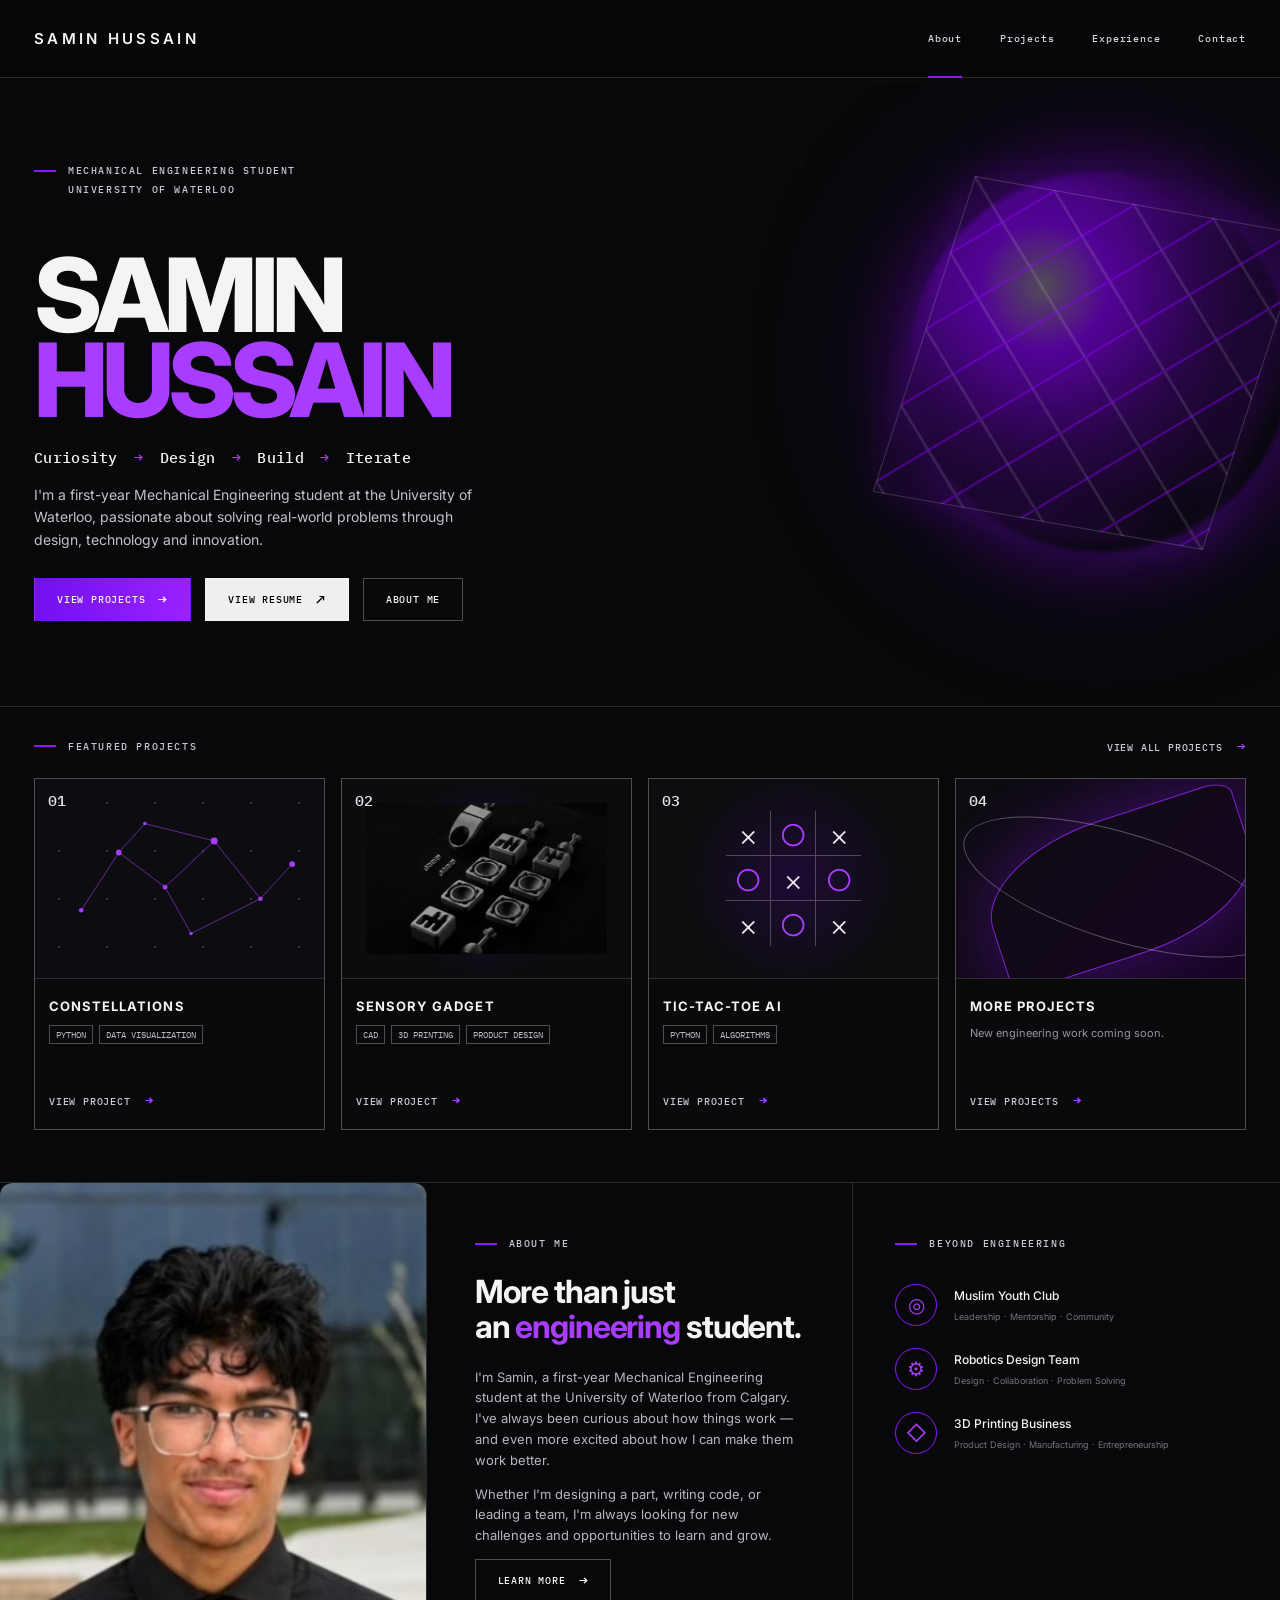
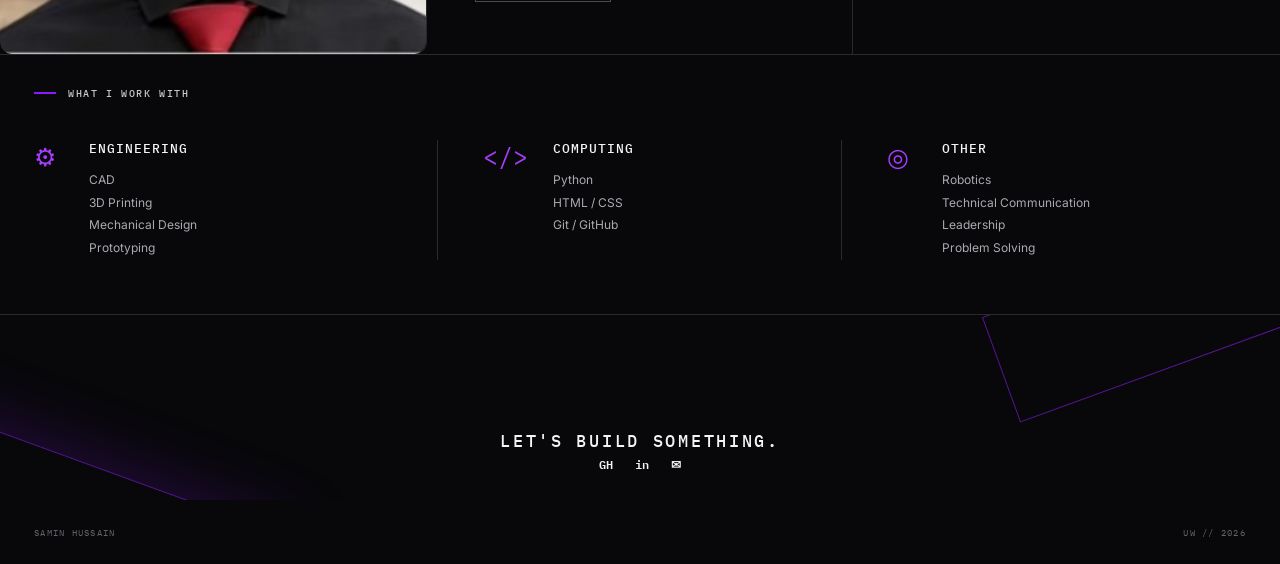
<file: index.html>
<!DOCTYPE html>
<html lang="en">
<head>
  <meta charset="UTF-8">
  <meta name="viewport" content="width=device-width, initial-scale=1.0">
  <meta name="description" content="Samin Hussain — Mechanical Engineering student at the University of Waterloo.">
  <title>Samin Hussain | Mechanical Engineering</title>
  <link rel="shortcut icon" href="assets/favicon.png">
  <link rel="stylesheet" href="styles/main.css">
</head>
<body>
  <header class="site-header">
    <a class="brand" href="index.html" aria-label="Samin Hussain home">SAMIN HUSSAIN</a>
    <nav class="desktop-nav" aria-label="Primary navigation">
      <a class="active" href="index.html">About</a>
      <a href="projects.html">Projects</a>
      <a href="experience.html">Experience</a>
      <a href="contact.html">Contact</a>
    </nav>
    <button class="menu-toggle" aria-label="Open navigation" aria-expanded="false">
      <span></span><span></span>
    </button>
    <nav class="mobile-nav" aria-label="Mobile navigation">
      <a href="index.html">About</a>
      <a href="projects.html">Projects</a>
      <a href="experience.html">Experience</a>
      <a href="contact.html">Contact</a>
    </nav>
  </header>

  <main>
    <section class="hero section-line">
      <div class="hero-copy reveal">
        <div class="eyebrow"><span></span> MECHANICAL ENGINEERING STUDENT</div>
        <div class="eyebrow sub">UNIVERSITY OF WATERLOO</div>

        <h1>SAMIN<br><em>HUSSAIN</em></h1>
        <p class="tagline">Curiosity <span>→</span> Design <span>→</span> Build <span>→</span> Iterate</p>
        <p class="hero-description">
          I'm a first-year Mechanical Engineering student at the University of Waterloo,
          passionate about solving real-world problems through design, technology and innovation.
        </p>

        <div class="button-row">
          <a class="button button-primary" href="projects.html">VIEW PROJECTS <span>→</span></a>
          <button class="button button-ghost" id="open-resume" type="button">
          VIEW RESUME <span>↗</span>
          </button>
          <a class="button button-ghost" href="about.html">ABOUT ME</a>
        </div>
      </div>

      <div class="hero-art" aria-hidden="true"></div>
    </section>

    <section class="projects-preview section-line">
      <div class="section-heading">
        <div>
          <div class="eyebrow"><span></span> FEATURED PROJECTS</div>
        </div>
        <a class="text-link" href="projects.html">VIEW ALL PROJECTS <span>→</span></a>
      </div>

      <div class="project-grid">
        <a class="project-card reveal" href="projects.html#constellations">
          <div class="project-visual constellation-visual">
            <span class="project-number">01</span>
            <div class="stars"></div>
            <svg viewBox="0 0 500 300" role="img" aria-label="Abstract constellation diagram">
              <g fill="none" stroke="currentColor" stroke-width="1">
                <path d="M80 205 L145 105 L225 165 L310 85 L390 185 L445 125"/>
                <path d="M145 105 L190 55 L310 85"/>
                <path d="M225 165 L270 245 L390 185"/>
              </g>
              <g fill="currentColor">
                <circle cx="80" cy="205" r="4"/><circle cx="145" cy="105" r="5"/>
                <circle cx="225" cy="165" r="4"/><circle cx="310" cy="85" r="6"/>
                <circle cx="390" cy="185" r="4"/><circle cx="445" cy="125" r="5"/>
                <circle cx="190" cy="55" r="3"/><circle cx="270" cy="245" r="3"/>
              </g>
            </svg>
          </div>
          <div class="project-info">
            <h3>CONSTELLATIONS</h3>
            <div class="tags"><span>PYTHON</span><span>DATA VISUALIZATION</span></div>
            <span class="card-link">VIEW PROJECT <b>→</b></span>
          </div>
        </a>

        <a class="project-card reveal" href="projects.html#sensory-gadget">
         <div class="project-visual gadget-visual">
          <span class="project-number">02</span>

              <img
                class="gadget-preview-image"
                src="assets/FidgetToysStudio.jpg"
                alt="3D-printed sensory gadget "
                >
          </div>
          <div class="project-info">
            <h3>SENSORY GADGET</h3>
            <div class="tags"><span>CAD</span><span>3D PRINTING</span><span>PRODUCT DESIGN</span></div>
            <span class="card-link">VIEW PROJECT <b>→</b></span>
          </div>
        </a>

        <a class="project-card reveal" href="projects.html#tic-tac-toe">
          <div class="project-visual tic-visual">
            <span class="project-number">03</span>
            <div class="tic-board">
              <i>×</i><i>○</i><i>×</i><i>○</i><i>×</i><i>○</i><i>×</i><i>○</i><i>×</i>
            </div>
          </div>
          <div class="project-info">
            <h3>TIC-TAC-TOE AI</h3>
            <div class="tags"><span>PYTHON</span><span>ALGORITHMS</span></div>
            <span class="card-link">VIEW PROJECT <b>→</b></span>
          </div>
        </a>

        <a class="project-card project-card-more reveal" href="projects.html">
          <div class="project-visual more-visual">
            <span class="project-number">04</span>
            <div class="more-geometry"></div>
          </div>
          <div class="project-info">
            <h3>MORE PROJECTS</h3>
            <p>New engineering work coming soon.</p>
            <span class="card-link">VIEW PROJECTS <b>→</b></span>
          </div>
        </a>
      </div>
    </section>

    <section class="about-preview section-line">
      <div class="about-photo">
         <img
          class="profile-photo"
          src="assets/ProfilePhoto.jpg"
          alt="Samin Hussain"
          >
      </div>

      <div class="about-copy reveal">
        <div class="eyebrow"><span></span> ABOUT ME</div>
        <h2>More than just<br>an <em>engineering</em> student.</h2>
        <p>
          I'm Samin, a first-year Mechanical Engineering student at the University of Waterloo
          from Calgary. I've always been curious about how things work — and even more excited
          about how I can make them work better.
        </p>
        <p>
          Whether I'm designing a part, writing code, or leading a team, I'm always looking
          for new challenges and opportunities to learn and grow.
        </p>
        <a class="button button-ghost" href="about.html">LEARN MORE <span>→</span></a>
      </div>

      <div class="beyond reveal">
        <div class="eyebrow"><span></span> BEYOND ENGINEERING</div>
        <div class="beyond-item"><div class="icon-circle">◎</div><div><strong>Muslim Youth Club</strong><small>Leadership · Mentorship · Community</small></div></div>
        <div class="beyond-item"><div class="icon-circle">⚙</div><div><strong>Robotics Design Team</strong><small>Design · Collaboration · Problem Solving</small></div></div>
        <div class="beyond-item"><div class="icon-circle">◇</div><div><strong>3D Printing Business</strong><small>Product Design · Manufacturing · Entrepreneurship</small></div></div>
      </div>
    </section>

    <section class="skills section-line">
      <div class="eyebrow"><span></span> WHAT I WORK WITH</div>
      <div class="skill-grid">
        <div class="skill-group reveal">
          <div class="skill-icon">⚙</div>
          <div><h3>ENGINEERING</h3><p>CAD<br>3D Printing<br>Mechanical Design<br>Prototyping</p></div>
        </div>
        <div class="skill-group reveal">
          <div class="skill-icon">&lt;/&gt;</div>
          <div><h3>COMPUTING</h3><p>Python<br>HTML / CSS<br>Git / GitHub</p></div>
        </div>
        <div class="skill-group reveal">
          <div class="skill-icon">◎</div>
          <div><h3>OTHER</h3><p>Robotics<br>Technical Communication<br>Leadership<br>Problem Solving</p></div>
        </div>
      </div>
    </section>

    <section class="cta">
      <div class="cta-glow"></div>
      <h2>LET'S BUILD SOMETHING.</h2>
      <div class="socials">
        <a href="https://github.com/" target="_blank" rel="noreferrer" aria-label="GitHub">GH</a>
        <a href="https://www.linkedin.com/" target="_blank" rel="noreferrer" aria-label="LinkedIn">in</a>
        <a href="contact.html" aria-label="Email">✉</a>
      </div>
    </section>
  </main>

  <footer class="site-footer">
    <span>SAMIN HUSSAIN</span><span>UW // 2026</span>
  </footer>

  <!-- RESUME MODAL -->
<div
  class="resume-modal"
  id="resume-modal"
  aria-hidden="true"
>
  <div class="resume-modal-backdrop"></div>

  <section
    class="resume-modal-panel"
    role="dialog"
    aria-modal="true"
    aria-labelledby="resume-modal-title"
    tabindex="-1"
  >
    <div class="resume-modal-header">
      <div>
        <div class="eyebrow"><span></span> DOCUMENT / 01</div>
        <h2 id="resume-modal-title">My <em>Resume</em></h2>
      </div>

      <button
        class="resume-modal-close"
        type="button"
        aria-label="Close resume"
      >&times;</button>
    </div>

    <div class="resume-preview">
      <iframe
        src="assets/SaminResume - 20261011.pdf"
        title="Samin Hussain Resume"
        loading="lazy"
      ></iframe>
    </div>

    <div class="resume-modal-footer">
      <p>View my experience, technical skills, and projects.</p>

      <a
        class="button button-primary"
        href="assets/SaminResume - 20261011.pdf"
        download="assets/SaminResume - 20261011.pdf"
      >
        DOWNLOAD PDF <span>↓</span>
      </a>
    </div>
  </section>
</div>

  <script>
  // MOBILE NAVIGATION
  const toggle = document.querySelector('.menu-toggle');
  const mobileNav = document.querySelector('.mobile-nav');

  toggle.addEventListener('click', () => {
    const open = toggle.getAttribute('aria-expanded') === 'true';

    toggle.setAttribute('aria-expanded', String(!open));
    mobileNav.classList.toggle('open');
  });

  // RESUME MODAL
  const resumeModal = document.querySelector('#resume-modal');
  const resumePanel = resumeModal.querySelector('.resume-modal-panel');
  const openResumeButton = document.querySelector('#open-resume');
  const closeResumeButton = resumeModal.querySelector('.resume-modal-close');
  const resumeBackdrop = resumeModal.querySelector('.resume-modal-backdrop');

  let previousFocus = null;
  let previousBodyOverflow = '';

  function openResume() {
    previousFocus = document.activeElement;
    previousBodyOverflow = document.body.style.overflow;

    resumeModal.classList.add('is-open');
    resumeModal.setAttribute('aria-hidden', 'false');
    document.body.style.overflow = 'hidden';

    closeResumeButton.focus();
  }

  function closeResume() {
    if (!resumeModal.classList.contains('is-open')) return;

    resumeModal.classList.remove('is-open');
    resumeModal.setAttribute('aria-hidden', 'true');
    document.body.style.overflow = previousBodyOverflow;

    if (previousFocus) {
      previousFocus.focus();
    }
  }

  openResumeButton.addEventListener('click', openResume);
  closeResumeButton.addEventListener('click', closeResume);
  resumeBackdrop.addEventListener('click', closeResume);

  document.addEventListener('keydown', (event) => {
    if (
      event.key === 'Escape' &&
      resumeModal.classList.contains('is-open')
    ) {
      closeResume();
    }
  });
</script>
</body>
</html>
</file>
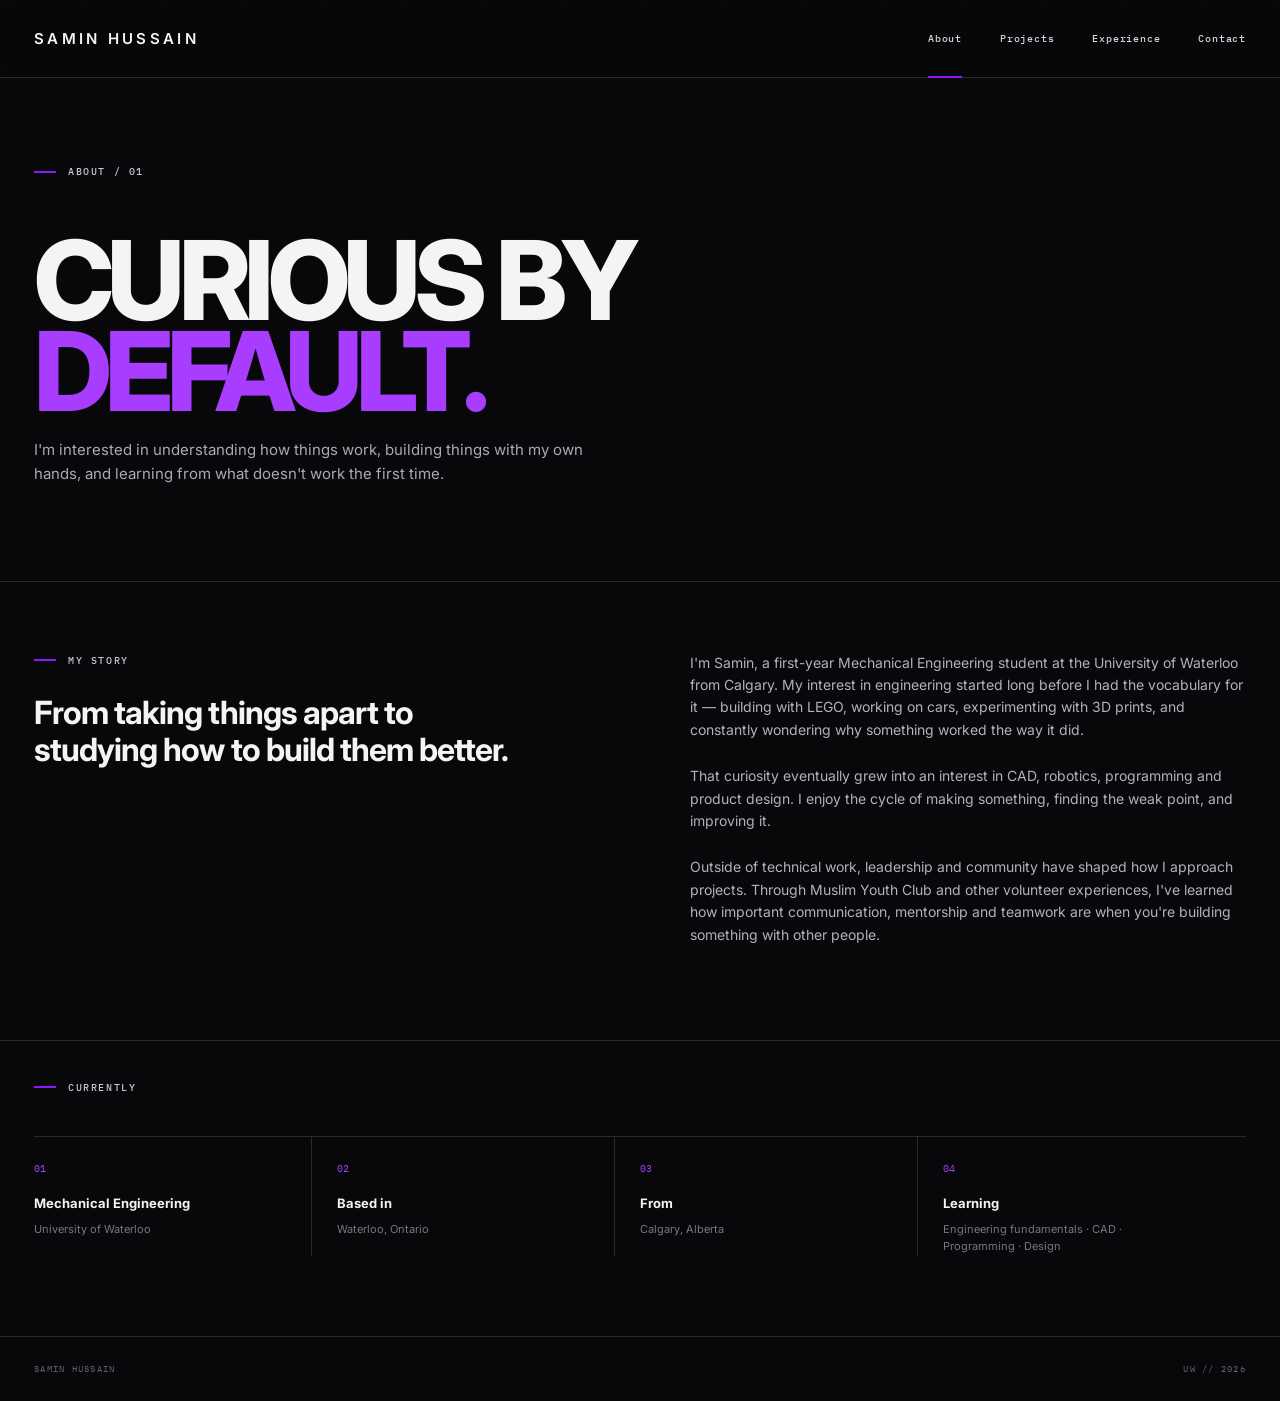
<file: about.html>
<!DOCTYPE html>
<html lang="en">
<head>
  <meta charset="UTF-8"><meta name="viewport" content="width=device-width, initial-scale=1.0">
  <meta name="description" content="About Samin Hussain, Mechanical Engineering student at the University of Waterloo.">
  <title>About | Samin Hussain</title>
  <link rel="shortcut icon" href="assets/favicon.png">
  <link rel="stylesheet" href="styles/main.css">
</head>
<body>
<header class="site-header">
  <a class="brand" href="index.html">SAMIN HUSSAIN</a>
  <nav class="desktop-nav"><a class="active" href="about.html">About</a><a href="projects.html">Projects</a><a href="experience.html">Experience</a><a href="contact.html">Contact</a></nav>
  <button class="menu-toggle" aria-label="Open navigation" aria-expanded="false"><span></span><span></span></button>
  <nav class="mobile-nav"><a href="about.html">About</a><a href="projects.html">Projects</a><a href="experience.html">Experience</a><a href="contact.html">Contact</a></nav>
</header>
<main>
  <section class="page-hero section-line">
    <div class="eyebrow"><span></span> ABOUT / 01</div>
    <h1>CURIOUS BY<br><em>DEFAULT.</em></h1>
    <p>I'm interested in understanding how things work, building things with my own hands, and learning from what doesn't work the first time.</p>
  </section>

  <section class="content-two-column section-line">
    <div>
      <div class="eyebrow"><span></span> MY STORY</div>
      <h2>From taking things apart to studying how to build them better.</h2>
    </div>
    <div class="body-copy">
      <p>I'm Samin, a first-year Mechanical Engineering student at the University of Waterloo from Calgary. My interest in engineering started long before I had the vocabulary for it — building with LEGO, working on cars, experimenting with 3D prints, and constantly wondering why something worked the way it did.</p>
      <p>That curiosity eventually grew into an interest in CAD, robotics, programming and product design. I enjoy the cycle of making something, finding the weak point, and improving it.</p>
      <p>Outside of technical work, leadership and community have shaped how I approach projects. Through Muslim Youth Club and other volunteer experiences, I've learned how important communication, mentorship and teamwork are when you're building something with other people.</p>
    </div>
  </section>

  <section class="timeline-section section-line">
    <div class="eyebrow"><span></span> CURRENTLY</div>
    <div class="current-grid">
      <div><span>01</span><strong>Mechanical Engineering</strong><p>University of Waterloo</p></div>
      <div><span>02</span><strong>Based in</strong><p>Waterloo, Ontario</p></div>
      <div><span>03</span><strong>From</strong><p>Calgary, Alberta</p></div>
      <div><span>04</span><strong>Learning</strong><p>Engineering fundamentals · CAD · Programming · Design</p></div>
    </div>
  </section>
</main>
<footer class="site-footer"><span>SAMIN HUSSAIN</span><span>UW // 2026</span></footer>
<script>
const t=document.querySelector('.menu-toggle'),m=document.querySelector('.mobile-nav');t.addEventListener('click',()=>{const o=t.getAttribute('aria-expanded')==='true';t.setAttribute('aria-expanded',String(!o));m.classList.toggle('open')});
</script>
</body>
</html>
</file>
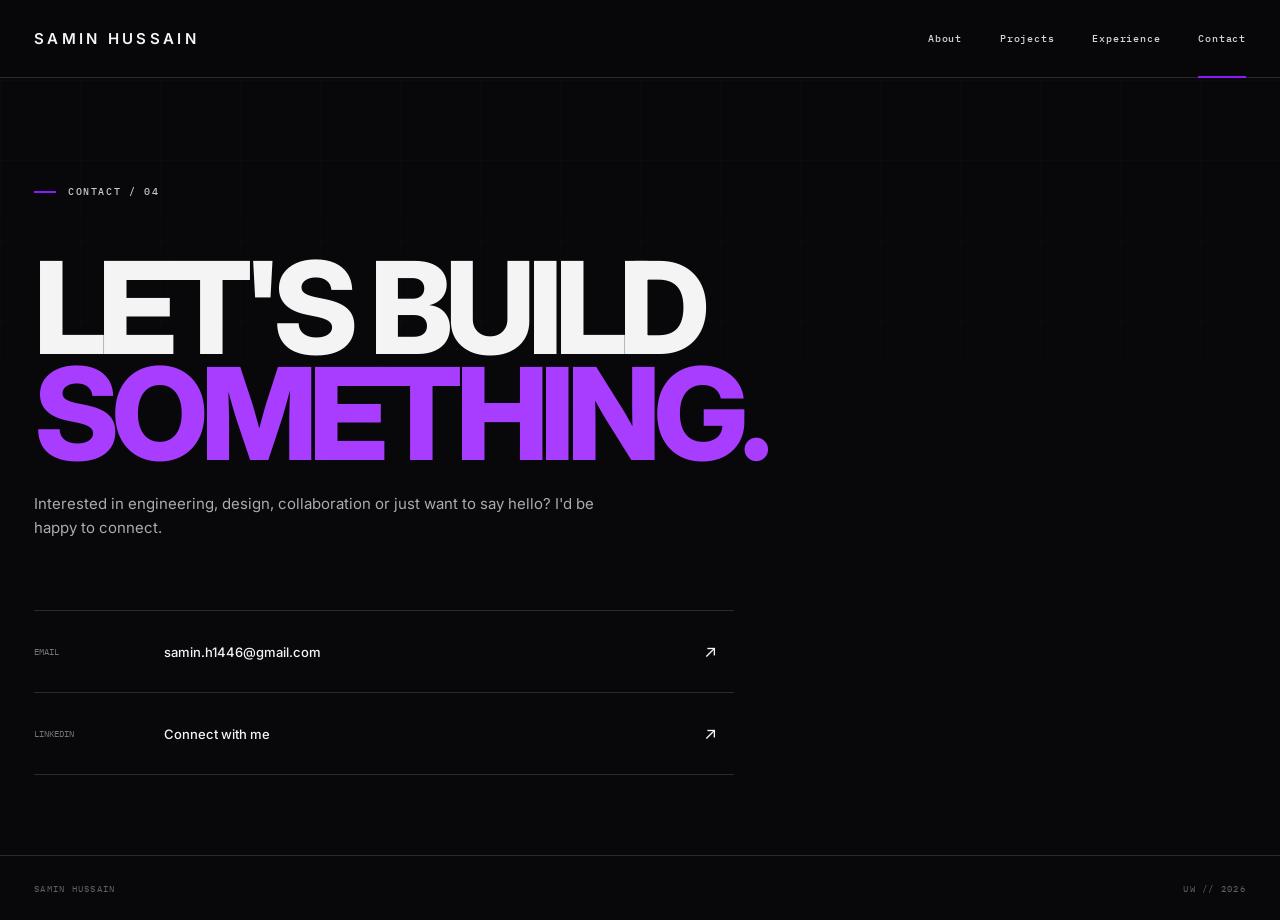
<file: contact.html>
<!DOCTYPE html>
<html lang="en">
<head>
  <meta charset="UTF-8"><meta name="viewport" content="width=device-width, initial-scale=1.0">
  <meta name="description" content="Contact Samin Hussain.">
  <title>Contact | Samin Hussain</title>
  <link rel="shortcut icon" href="assets/favicon.png">
  <link rel="stylesheet" href="styles/main.css">
</head>
<body>
<header class="site-header">
  <a class="brand" href="index.html">SAMIN HUSSAIN</a>
  <nav class="desktop-nav"><a href="about.html">About</a><a href="projects.html">Projects</a><a href="experience.html">Experience</a><a class="active" href="contact.html">Contact</a></nav>
  <button class="menu-toggle" aria-label="Open navigation" aria-expanded="false"><span></span><span></span></button>
  <nav class="mobile-nav"><a href="about.html">About</a><a href="projects.html">Projects</a><a href="experience.html">Experience</a><a href="contact.html">Contact</a></nav>
</header>
<main>
<section class="contact-hero section-line">
  <div class="eyebrow"><span></span> CONTACT / 04</div>
  <h1>LET'S BUILD<br><em>SOMETHING.</em></h1>
  <p>Interested in engineering, design, collaboration or just want to say hello? I'd be happy to connect.</p>
  <div class="contact-links">
    <a href="mailto:samin.h1446@gmail.com"><small>EMAIL</small><strong>samin.h1446@gmail.com</strong><span>↗</span></a>
    <a href="https://www.linkedin.com/in/samin-hussain-2008-/" target="_blank" rel="noreferrer"><small>LINKEDIN</small><strong>Connect with me</strong><span>↗</span></a>
    <!-- <a href="https://github.com/" target="_blank" rel="noreferrer"><small>GITHUB</small><strong>View my work</strong><span>↗</span></a> -->
  </div>
</section>
</main>
<footer class="site-footer"><span>SAMIN HUSSAIN</span><span>UW // 2026</span></footer>
<script>
const t=document.querySelector('.menu-toggle'),m=document.querySelector('.mobile-nav');t.addEventListener('click',()=>{const o=t.getAttribute('aria-expanded')==='true';t.setAttribute('aria-expanded',String(!o));m.classList.toggle('open')});
</script>
</body>
</html>
</file>
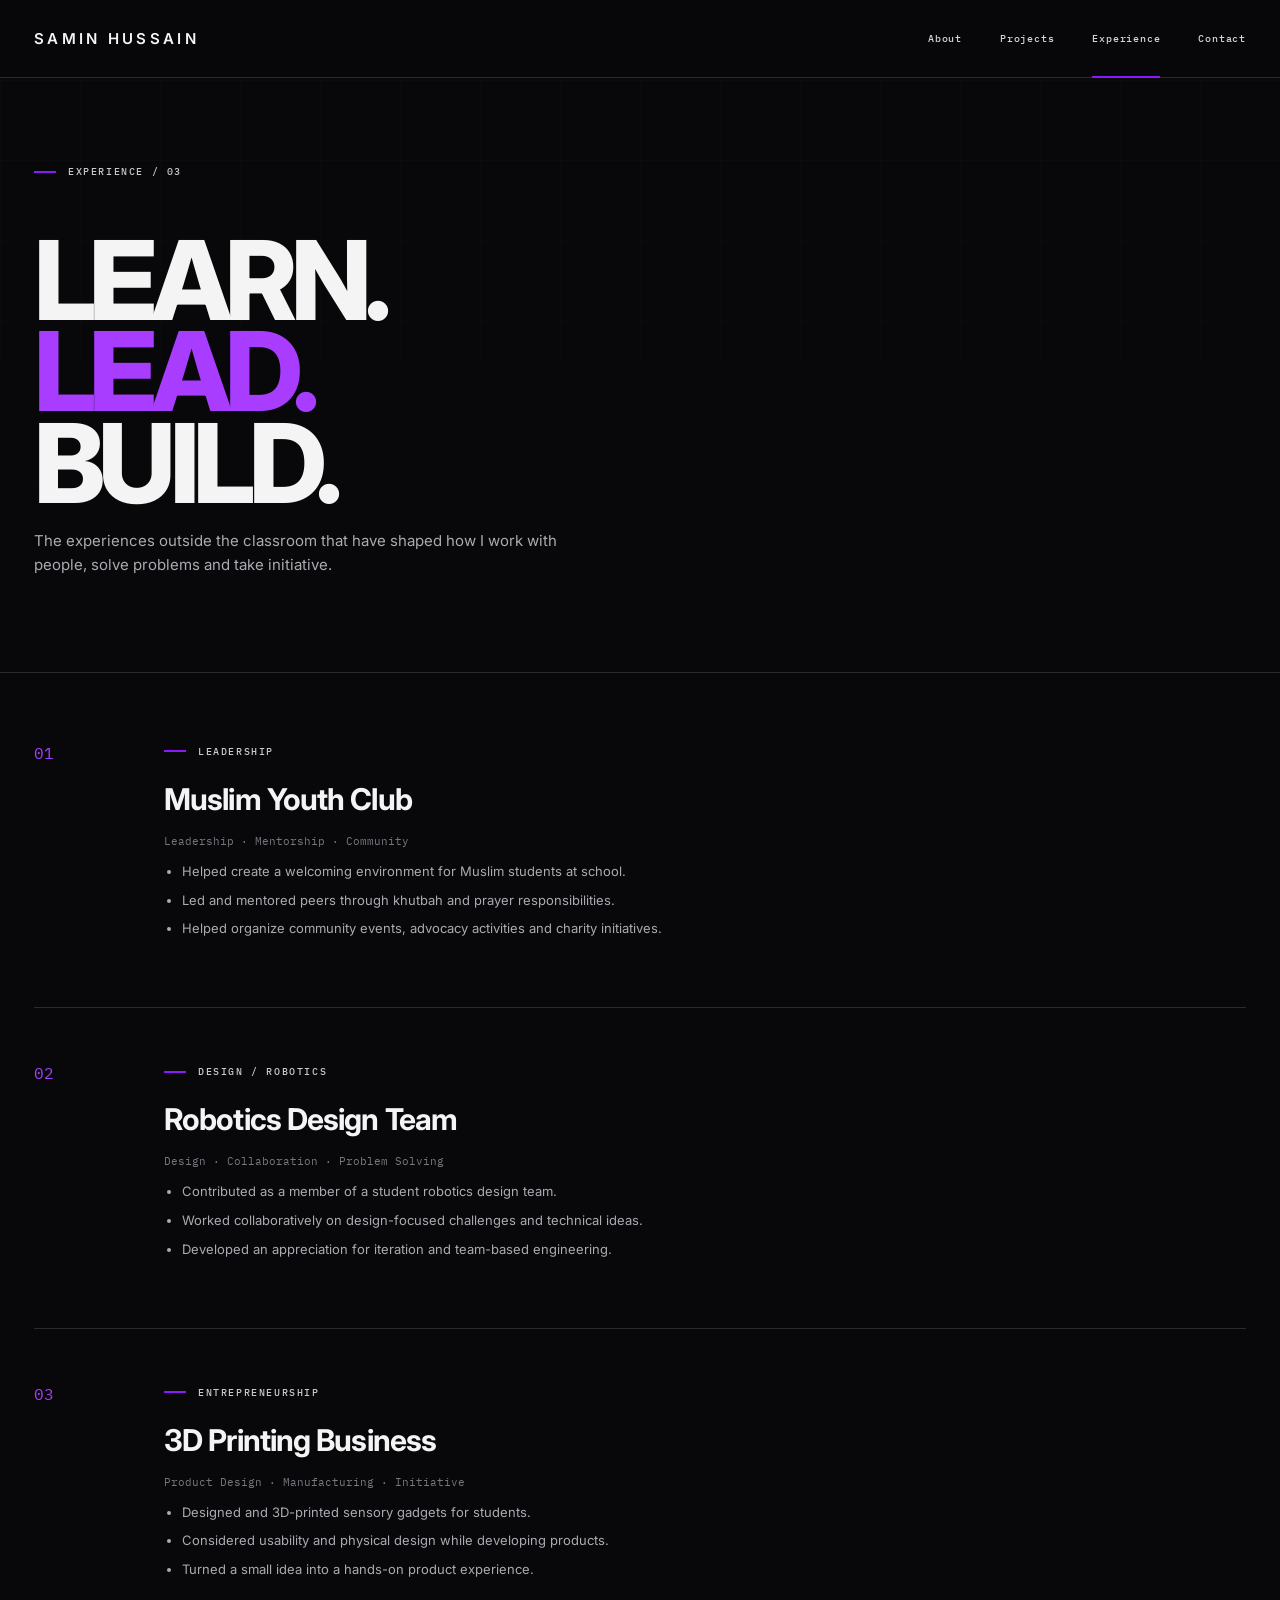
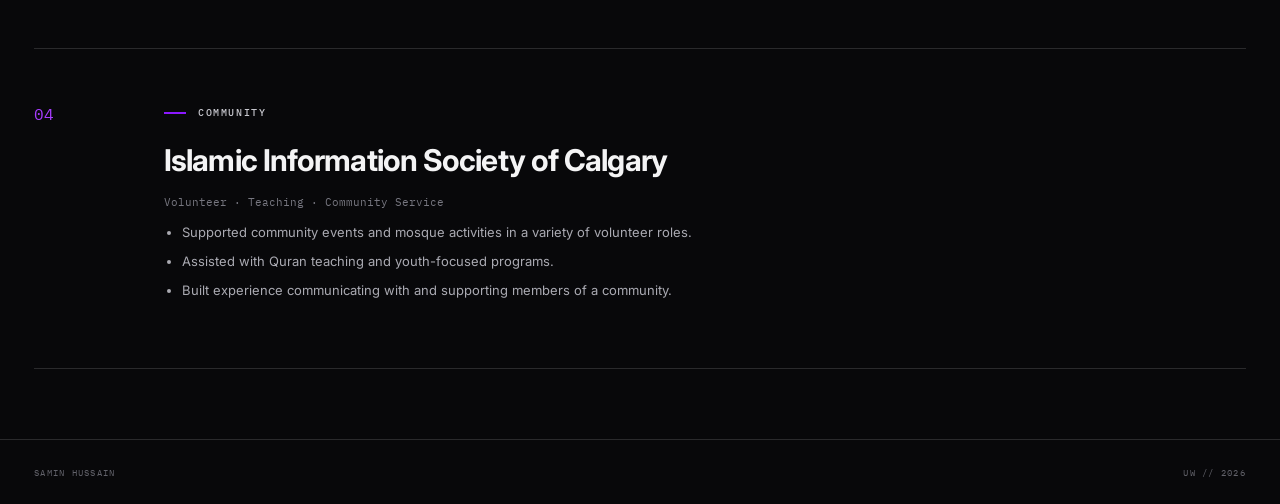
<file: experience.html>
<!DOCTYPE html>
<html lang="en">
<head>
  <meta charset="UTF-8"><meta name="viewport" content="width=device-width, initial-scale=1.0">
  <meta name="description" content="Experience and leadership of Samin Hussain.">
  <title>Experience | Samin Hussain</title>
  <link rel="shortcut icon" href="assets/favicon.png">
  <link rel="stylesheet" href="styles/main.css">
</head>
<body>
<header class="site-header">
  <a class="brand" href="index.html">SAMIN HUSSAIN</a>
  <nav class="desktop-nav"><a href="about.html">About</a><a href="projects.html">Projects</a><a class="active" href="experience.html">Experience</a><a href="contact.html">Contact</a></nav>
  <button class="menu-toggle" aria-label="Open navigation" aria-expanded="false"><span></span><span></span></button>
  <nav class="mobile-nav"><a href="about.html">About</a><a href="projects.html">Projects</a><a href="experience.html">Experience</a><a href="contact.html">Contact</a></nav>
</header>
<main>
<section class="page-hero compact section-line"><div class="eyebrow"><span></span> EXPERIENCE / 03</div><h1>LEARN.<br><em>LEAD.</em><br>BUILD.</h1><p>The experiences outside the classroom that have shaped how I work with people, solve problems and take initiative.</p></section>
<section class="experience-list section-line">
  <article class="experience-item"><div class="experience-index">01</div><div><div class="eyebrow"><span></span> LEADERSHIP</div><h2>Muslim Youth Club</h2><p>Leadership · Mentorship · Community</p><ul><li>Helped create a welcoming environment for Muslim students at school.</li><li>Led and mentored peers through khutbah and prayer responsibilities.</li><li>Helped organize community events, advocacy activities and charity initiatives.</li></ul></div></article>
  <article class="experience-item"><div class="experience-index">02</div><div><div class="eyebrow"><span></span> DESIGN / ROBOTICS</div><h2>Robotics Design Team</h2><p>Design · Collaboration · Problem Solving</p><ul><li>Contributed as a member of a student robotics design team.</li><li>Worked collaboratively on design-focused challenges and technical ideas.</li><li>Developed an appreciation for iteration and team-based engineering.</li></ul></div></article>
  <article class="experience-item"><div class="experience-index">03</div><div><div class="eyebrow"><span></span> ENTREPRENEURSHIP</div><h2>3D Printing Business</h2><p>Product Design · Manufacturing · Initiative</p><ul><li>Designed and 3D-printed sensory gadgets for students.</li><li>Considered usability and physical design while developing products.</li><li>Turned a small idea into a hands-on product experience.</li></ul></div></article>
  <article class="experience-item"><div class="experience-index">04</div><div><div class="eyebrow"><span></span> COMMUNITY</div><h2>Islamic Information Society of Calgary</h2><p>Volunteer · Teaching · Community Service</p><ul><li>Supported community events and mosque activities in a variety of volunteer roles.</li><li>Assisted with Quran teaching and youth-focused programs.</li><li>Built experience communicating with and supporting members of a community.</li></ul></div></article>
</section>
</main>
<footer class="site-footer"><span>SAMIN HUSSAIN</span><span>UW // 2026</span></footer>
<script>
const t=document.querySelector('.menu-toggle'),m=document.querySelector('.mobile-nav');t.addEventListener('click',()=>{const o=t.getAttribute('aria-expanded')==='true';t.setAttribute('aria-expanded',String(!o));m.classList.toggle('open')});
</script>
</body>
</html>
</file>
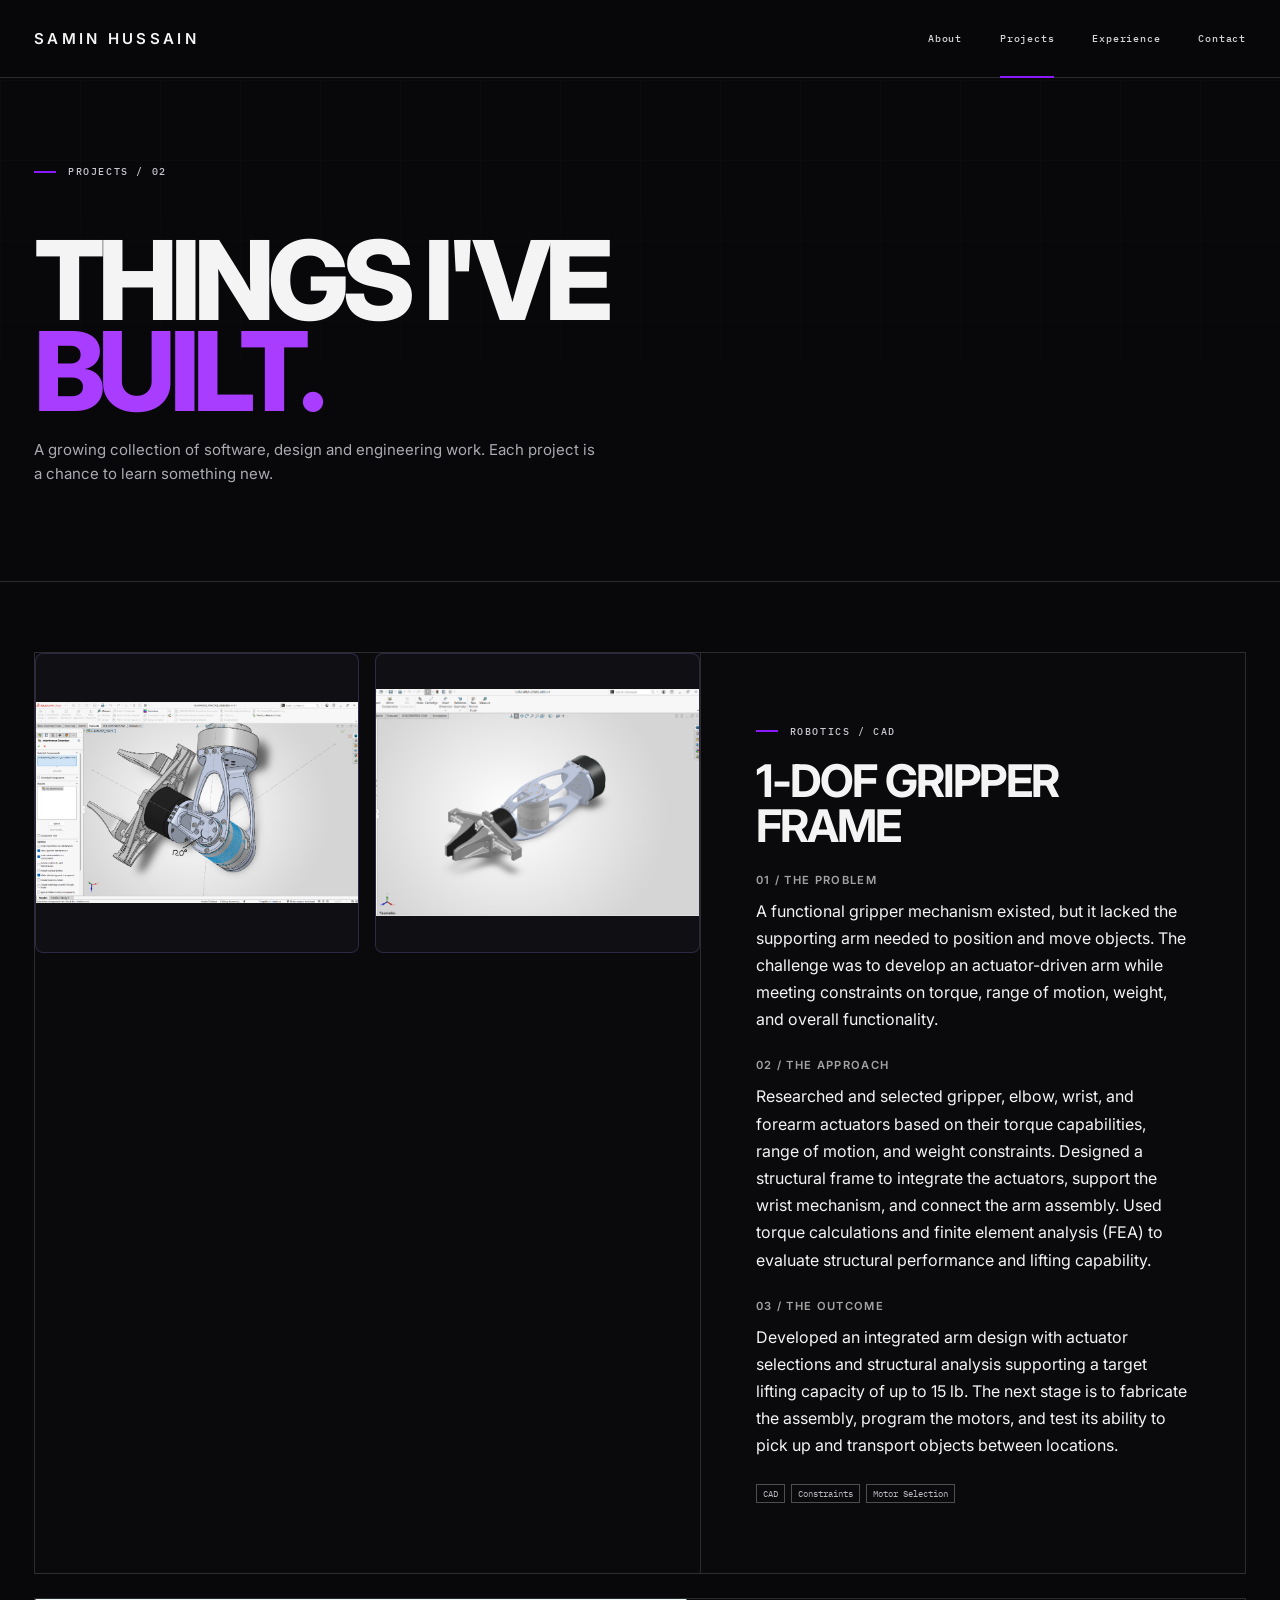
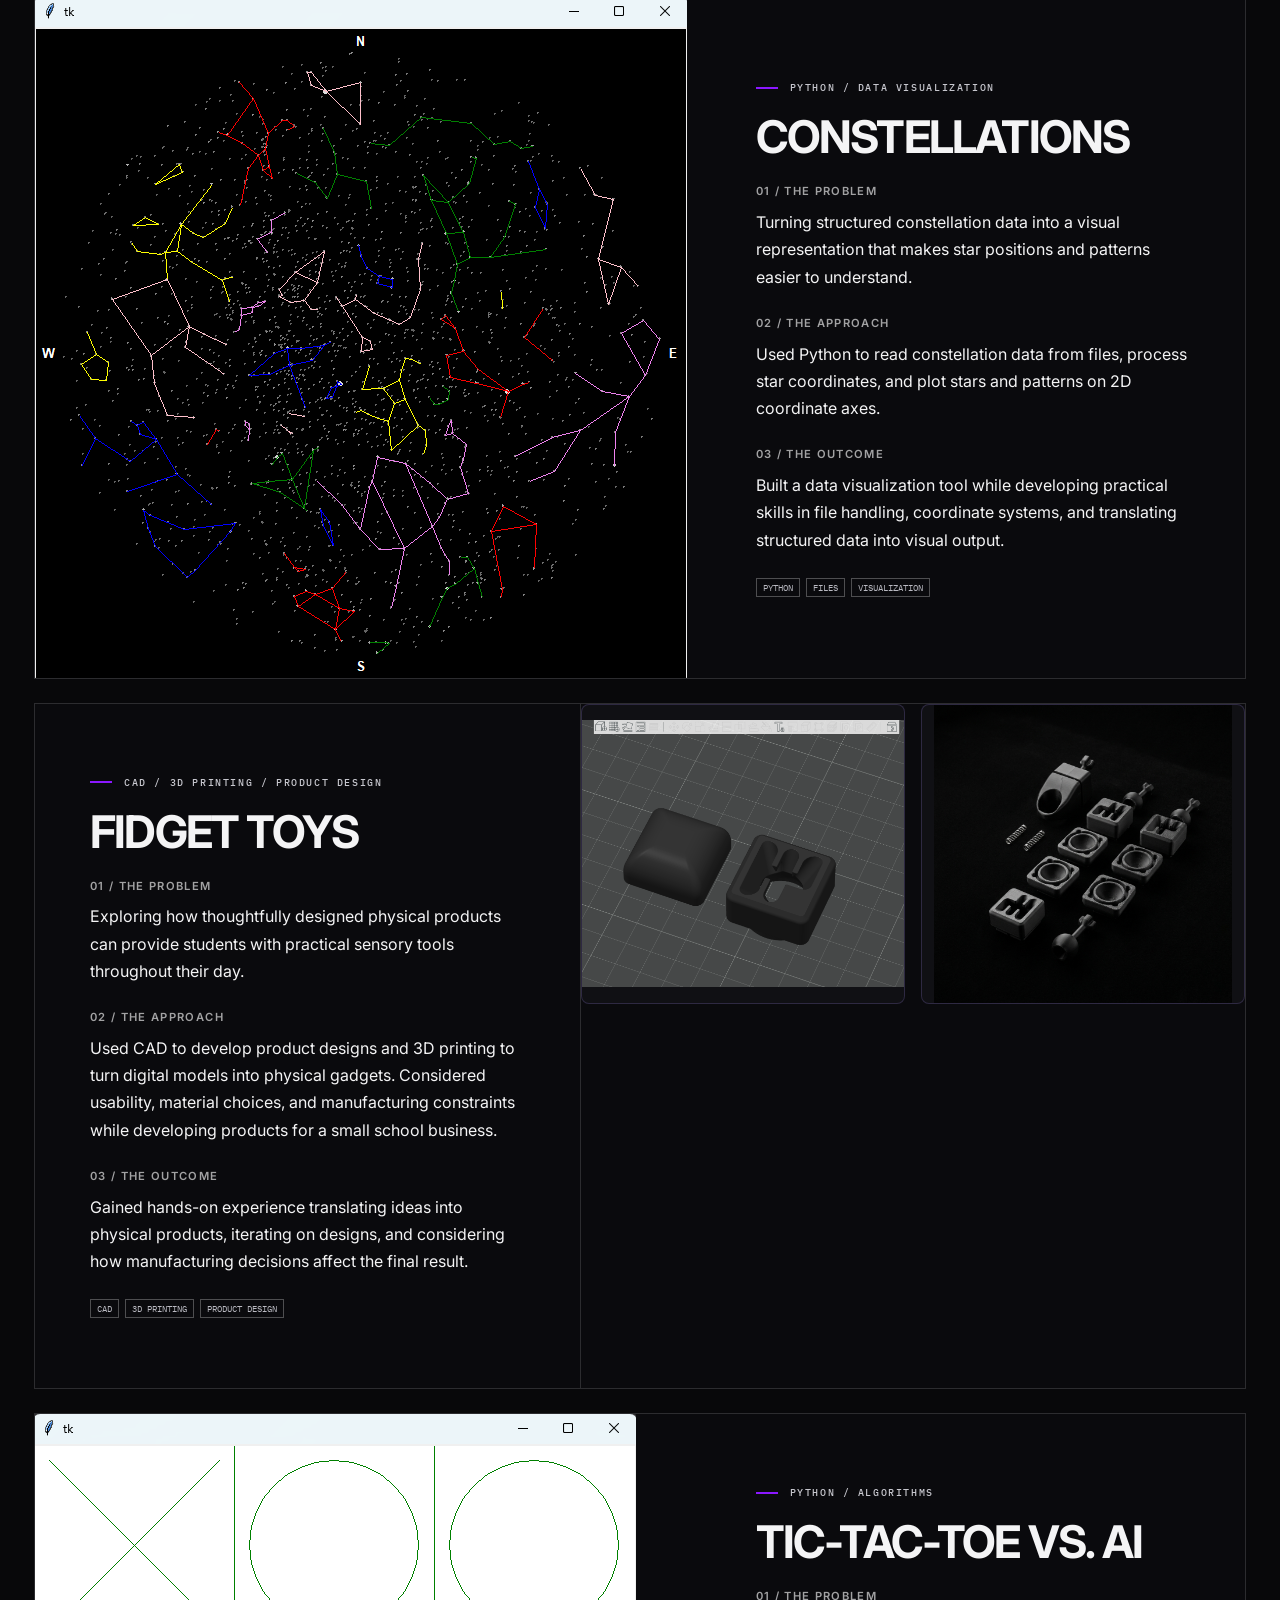
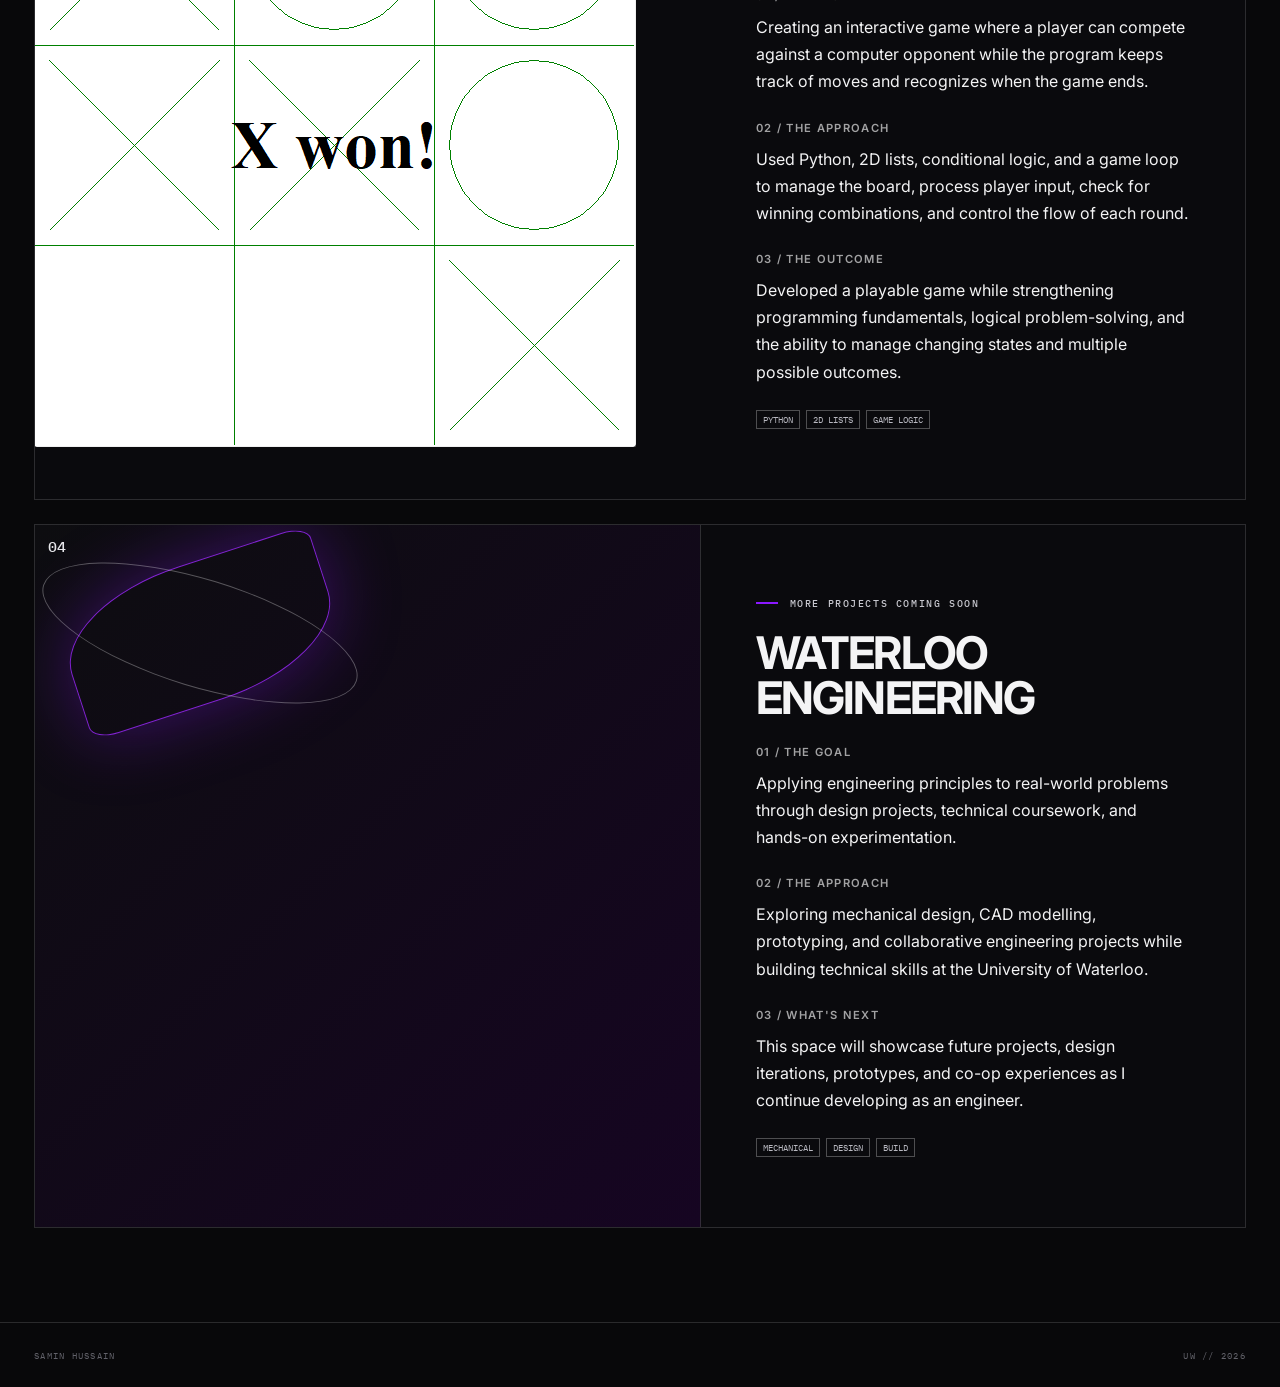
<file: projects.html>
<!DOCTYPE html>
<html lang="en">
<head>
  <meta charset="UTF-8">
  <meta name="viewport" content="width=device-width, initial-scale=1.0">
  <meta name="description" content="Engineering and software projects by Samin Hussain.">
  <title>Projects | Samin Hussain</title>
  <link rel="shortcut icon" href="assets/favicon.png">
  <link rel="stylesheet" href="styles/main.css">
</head>

<body>
<header class="site-header">
  <a class="brand" href="index.html">SAMIN HUSSAIN</a>

  <nav class="desktop-nav">
    <a href="about.html">About</a>
    <a class="active" href="projects.html">Projects</a>
    <a href="experience.html">Experience</a>
    <a href="contact.html">Contact</a>
  </nav>

  <button class="menu-toggle" aria-label="Open navigation" aria-expanded="false">
    <span></span>
    <span></span>
  </button>

  <nav class="mobile-nav">
    <a href="about.html">About</a>
    <a href="projects.html">Projects</a>
    <a href="experience.html">Experience</a>
    <a href="contact.html">Contact</a>
  </nav>
</header>

<main>

  <!-- PAGE INTRODUCTION -->
  <section class="page-hero compact section-line">
    <div class="eyebrow"><span></span> PROJECTS / 02</div>
    <h1>THINGS I'VE<br><em>BUILT.</em></h1>
    <p>
      A growing collection of software, design and engineering work.
      Each project is a chance to learn something new.
    </p>
  </section>


  <!-- PROJECT 01: CONSTELLATIONS -->
  
      <section class="project-list section-line">
    <article class="project-detail" id="gripper">
        <div class="detail-visual">
      <img
      src="assets/HUM-ARM-INTERFERENCE_DETECTION-2.png"
      alt="3D model in Bambu Studio"
      >
      <img
      src="assets/GripperArm.png"
      alt="3D model in Bambu Studio"
      >
     </div>
    
      <div class="detail-copy">
    
        <div class="eyebrow">
          <span></span> ROBOTICS / CAD
        </div>
    
        <h2>1-DOF GRIPPER FRAME</h2>
    
        <div class="project-section">
          <h3>01 / THE PROBLEM</h3>
          <p>
            A functional gripper mechanism existed, but it lacked the
    supporting arm needed to position and move objects. The
    challenge was to develop an actuator-driven arm while
    meeting constraints on torque, range of motion, weight,
    and overall functionality.
          </p>
        </div>
    
        <div class="project-section">
          <h3>02 / THE APPROACH</h3>
          <p>
            Researched and selected gripper, elbow, wrist, and forearm
    actuators based on their torque capabilities, range of
    motion, and weight constraints. Designed a structural frame
    to integrate the actuators, support the wrist mechanism,
    and connect the arm assembly. Used torque calculations
    and finite element analysis (FEA) to evaluate structural
    performance and lifting capability.
          </p>
        </div>
    
        <div class="project-section">
          <h3>03 / THE OUTCOME</h3>
          <p>
            Developed an integrated arm design with actuator selections
    and structural analysis supporting a target lifting capacity
    of up to 15 lb. The next stage is to fabricate the assembly,
    program the motors, and test its ability to pick up and
    transport objects between locations.
          </p>
        </div>
    
        <div class="tags">
          <span>CAD</span>
          <span>Constraints</span>
          <span>Motor Selection</span>
        </div>
    
      </div>
    </article>
    <article class="project-detail" id="constellations">

      <img
        src="assets/Constellations Project.png"
        alt="Constellations Python visualization project"
      >

      <div class="detail-copy">

        <div class="eyebrow">
          <span></span> PYTHON / DATA VISUALIZATION
        </div>

        <h2>CONSTELLATIONS</h2>

        <div class="project-section">
          <h3>01 / THE PROBLEM</h3>
          <p>
            Turning structured constellation data into a visual
            representation that makes star positions and patterns
            easier to understand.
          </p>
        </div>

        <div class="project-section">
          <h3>02 / THE APPROACH</h3>
          <p>
            Used Python to read constellation data from files,
            process star coordinates, and plot stars and patterns
            on 2D coordinate axes.
          </p>
        </div>

        <div class="project-section">
          <h3>03 / THE OUTCOME</h3>
          <p>
            Built a data visualization tool while developing
            practical skills in file handling, coordinate systems,
            and translating structured data into visual output.
          </p>
        </div>

        <div class="tags">
          <span>PYTHON</span>
          <span>FILES</span>
          <span>VISUALIZATION</span>
        </div>

      </div>
    </article>


    <!-- PROJECT 02: SENSORY GADGET -->
    <article class="project-detail reverse" id="sensory-gadget">

     <div class="detail-visual">
      <img
      src="assets/FidgetToysBambu.png"
      alt="3D model in Bambu Studio"
      >
      <img
      src="assets/FidgetToysStudio.jpg"
      alt="3D model in Bambu Studio"
      >
     </div>

      <div class="detail-copy">

        <div class="eyebrow">
          <span></span> CAD / 3D PRINTING / PRODUCT DESIGN
        </div>

        <h2>FIDGET TOYS</h2>

        <div class="project-section">
          <h3>01 / THE PROBLEM</h3>
          <p>
            Exploring how thoughtfully designed physical products
            can provide students with practical sensory tools
            throughout their day.
          </p>
        </div>

        <div class="project-section">
          <h3>02 / THE APPROACH</h3>
          <p>
            Used CAD to develop product designs and 3D printing
            to turn digital models into physical gadgets. Considered
            usability, material choices, and manufacturing constraints
            while developing products for a small school business.
          </p>
        </div>

        <div class="project-section">
          <h3>03 / THE OUTCOME</h3>
          <p>
            Gained hands-on experience translating ideas into
            physical products, iterating on designs, and considering
            how manufacturing decisions affect the final result.
          </p>
        </div>

        <div class="tags">
          <span>CAD</span>
          <span>3D PRINTING</span>
          <span>PRODUCT DESIGN</span>
        </div>

      </div>
    </article>


    <!-- PROJECT 03: TIC-TAC-TOE VS. AI -->
    <article class="project-detail" id="tic-tac-toe">

      <img
        src="assets/Tic Tac Toe Project.png"
        alt="Python tic-tac-toe game project"
      >

      <div class="detail-copy">

        <div class="eyebrow">
          <span></span> PYTHON / ALGORITHMS
        </div>

        <h2>TIC-TAC-TOE VS. AI</h2>

        <div class="project-section">
          <h3>01 / THE PROBLEM</h3>
          <p>
            Creating an interactive game where a player can compete
            against a computer opponent while the program keeps track
            of moves and recognizes when the game ends.
          </p>
        </div>

        <div class="project-section">
          <h3>02 / THE APPROACH</h3>
          <p>
            Used Python, 2D lists, conditional logic, and a game loop
            to manage the board, process player input, check for
            winning combinations, and control the flow of each round.
          </p>
        </div>

        <div class="project-section">
          <h3>03 / THE OUTCOME</h3>
          <p>
            Developed a playable game while strengthening programming
            fundamentals, logical problem-solving, and the ability to
            manage changing states and multiple possible outcomes.
          </p>
        </div>

        <div class="tags">
          <span>PYTHON</span>
          <span>2D LISTS</span>
          <span>GAME LOGIC</span>
        </div>

      </div>
    </article>


    <!-- PROJECT 04: FUTURE ENGINEERING PROJECTS -->
    <article class="project-detail coming-soon" id="waterloo-engineering">

      <div class="detail-visual more-visual">
        <span class="project-number">04</span>
        <div class="more-geometry"></div>
      </div>

      <div class="detail-copy">

        <div class="eyebrow">
          <span></span> MORE PROJECTS COMING SOON
        </div>

        <h2>WATERLOO<br>ENGINEERING</h2>

        <div class="project-section">
          <h3>01 / THE GOAL</h3>
          <p>
            Applying engineering principles to real-world problems
            through design projects, technical coursework, and
            hands-on experimentation.
          </p>
        </div>

        <div class="project-section">
          <h3>02 / THE APPROACH</h3>
          <p>
            Exploring mechanical design, CAD modelling, prototyping,
            and collaborative engineering projects while building
            technical skills at the University of Waterloo.
          </p>
        </div>

        <div class="project-section">
          <h3>03 / WHAT'S NEXT</h3>
          <p>
            This space will showcase future projects, design
            iterations, prototypes, and co-op experiences as I
            continue developing as an engineer.
          </p>
        </div>

        <div class="tags">
          <span>MECHANICAL</span>
          <span>DESIGN</span>
          <span>BUILD</span>
        </div>

      </div>
    </article>

  </section>
</main>

<footer class="site-footer">
  <span>SAMIN HUSSAIN</span>
  <span>UW // 2026</span>
</footer>


<!-- PROJECT POP-UP MODAL -->
<div class="project-modal" id="project-modal"
     aria-hidden="true">

  <div class="modal-backdrop"></div>

  <div class="project-modal-panel"
       role="dialog"
       aria-modal="true"
       aria-label="Project details"
       tabindex="-1">

    <button class="modal-close"
            type="button"
            aria-label="Close project details">
      &times;
    </button>

    <div class="modal-project-content">
      <!-- Selected project is inserted here by JavaScript -->
    </div>

  </div>
</div>

<script>
// MOBILE NAVIGATION
const menuToggle = document.querySelector('.menu-toggle');
const mobileNav = document.querySelector('.mobile-nav');

menuToggle.addEventListener('click', () => {
  const isOpen =
    menuToggle.getAttribute('aria-expanded') === 'true';

  menuToggle.setAttribute('aria-expanded', String(!isOpen));
  menuToggle.setAttribute(
    'aria-label',
    isOpen ? 'Open navigation' : 'Close navigation'
  );

  mobileNav.classList.toggle('open');
});


// PROJECT MODAL
const projectModal = document.querySelector('#project-modal');
const modalPanel = projectModal.querySelector('.project-modal-panel');
const modalContent = projectModal.querySelector('.modal-project-content');
const closeButton = projectModal.querySelector('.modal-close');
const backdrop = projectModal.querySelector('.modal-backdrop');

let previouslyFocusedElement = null;


// Open the selected project
function openProject(project) {
  previouslyFocusedElement = document.activeElement;

  // Copy the selected project's existing content
  const projectCopy = project.cloneNode(true);

  // Avoid duplicate IDs when copying the project
  projectCopy.removeAttribute('id');

  // Insert the project into the modal
  modalContent.replaceChildren(projectCopy);

  // Update the accessible dialog title
  const heading = projectCopy.querySelector('h2');

  if (heading) {
    modalPanel.setAttribute('aria-label', heading.textContent.trim());
  }

  // Open the modal
  projectModal.classList.add('is-open');
  projectModal.setAttribute('aria-hidden', 'false');
  document.body.style.overflow = 'hidden';

  // Start at the top of the selected project
  modalPanel.scrollTop = 0;

  // Move keyboard focus into the modal
  closeButton.focus();
}


// Close the modal
function closeProject() {
  if (!projectModal.classList.contains('is-open')) return;

  projectModal.classList.remove('is-open');
  projectModal.setAttribute('aria-hidden', 'true');
  document.body.style.overflow = '';

  // Remove copied content after the closing animation
  window.setTimeout(() => {
    if (!projectModal.classList.contains('is-open')) {
      modalContent.replaceChildren();
    }
  }, 300);

  // Return focus to the previously selected project
  if (previouslyFocusedElement) {
    previouslyFocusedElement.focus();
  }
}


// Make each project clickable
document.querySelectorAll('.project-detail').forEach(project => {
  project.setAttribute('role', 'button');
  project.setAttribute('tabindex', '0');
  project.setAttribute(
    'aria-label',
    'View project: ' +
    (project.querySelector('h2')?.textContent.trim() || 'Project')
  );

  project.addEventListener('click', event => {
    // Ignore clicks on links or buttons inside a project
    if (event.target.closest('a, button')) return;

    openProject(project);
  });

  // Support Enter and Space on the keyboard
  project.addEventListener('keydown', event => {
    if (event.target !== project) return;

    if (event.key === 'Enter' || event.key === ' ') {
      event.preventDefault();
      openProject(project);
    }
  });
});


// Close button and backdrop
closeButton.addEventListener('click', closeProject);
backdrop.addEventListener('click', closeProject);


// Close with Escape
document.addEventListener('keydown', event => {
  if (
    event.key === 'Escape' &&
    projectModal.classList.contains('is-open')
  ) {
    closeProject();
  }
});
</script>


</body>
</html>
</file>
<file: styles/main.css>
@import url('https://fonts.googleapis.com/css2?family=IBM+Plex+Mono:wght@400;500&family=Inter:wght@400;500;600;700;800&display=swap');

:root {
  --bg: #08080a;
  --surface: #101014;
  --surface-2: #15151b;
  --text: #f4f4f5;
  --muted: #96969f;
  --line: rgba(255,255,255,.14);
  --line-strong: rgba(255,255,255,.28);
  --purple: #8b18ff;
  --purple-bright: #a83dff;
  --max: 1280px;
}

* { box-sizing: border-box; }
html { scroll-behavior: smooth; }
body {
  margin: 0;
  background: var(--bg);
  color: var(--text);
  font-family: Inter, Arial, sans-serif;
  line-height: 1.6;
  overflow-x: hidden;
}
body::before {
  content: "";
  position: fixed;
  inset: 0;
  pointer-events: none;
  background:
    linear-gradient(rgba(255,255,255,.018) 1px, transparent 1px),
    linear-gradient(90deg, rgba(255,255,255,.018) 1px, transparent 1px);
  background-size: 80px 80px;
  mask-image: linear-gradient(to bottom, black, transparent 80%);
  z-index: -1;
}
a { color: inherit; text-decoration: none; }
button { font: inherit; }
.site-header {
  height: 78px;
  border-bottom: 1px solid var(--line);
  display: flex;
  align-items: center;
  justify-content: space-between;
  padding: 0 max(34px, calc((100vw - var(--max)) / 2));
  position: sticky;
  top: 0;
  z-index: 50;
  background: rgba(8,8,10,.82);
  backdrop-filter: blur(18px);
}
.brand { font-size: 15px; font-weight: 600; letter-spacing: .22em; }
.desktop-nav { display: flex; gap: 38px; height: 100%; align-items: center; }
.desktop-nav a {
  height: 100%;
  display: flex;
  align-items: center;
  position: relative;
  font: 500 10px/1 "IBM Plex Mono", monospace;
  letter-spacing: .08em;
  color: #d4d4d8;
}
.desktop-nav a::after {
  content: "";
  position: absolute;
  left: 0; right: 0; bottom: -1px;
  height: 2px;
  background: var(--purple);
  transform: scaleX(0);
  transition: transform .25s ease;
}
.desktop-nav a:hover::after, .desktop-nav a.active::after { transform: scaleX(1); }
.menu-toggle, .mobile-nav { display: none; }

.section-line { border-bottom: 1px solid var(--line); }
.hero {
  min-height: 590px;
  max-width: 1440px;
  margin: auto;
  display: grid;
  grid-template-columns: 47% 53%;
  position: relative;
}
.hero-copy { padding: 84px 20px 85px max(34px, calc((100vw - var(--max)) / 2)); position: relative; z-index: 3; }
.eyebrow {
  font: 500 10px/1.7 "IBM Plex Mono", monospace;
  letter-spacing: .16em;
  color: #c7c7ce;
  display: flex;
  align-items: center;
  gap: 12px;
}
.eyebrow span { display: inline-block; width: 22px; height: 2px; background: var(--purple); }
.eyebrow.sub { margin-left: 34px; margin-top: 2px; }
.hero h1, .page-hero h1, .contact-hero h1 {
  font-size: clamp(68px, 8vw, 116px);
  line-height: .83;
  letter-spacing: -.06em;
  margin: 55px 0 25px;
  font-weight: 800;
}
em { color: var(--purple-bright); font-style: normal; }
.tagline {
  font: 500 15px "IBM Plex Mono", monospace;
  letter-spacing: .02em;
  margin: 0 0 17px;
}
.tagline span { color: var(--purple-bright); padding: 0 7px; }
.hero-description { max-width: 440px; color: #c3c3c8; font-size: 14px; margin-bottom: 27px; }
.button-row { display: flex; gap: 14px; }
.button {
  min-height: 43px;
  padding: 0 22px;
  display: inline-flex;
  align-items: center;
  justify-content: center;
  gap: 13px;
  font: 500 10px "IBM Plex Mono", monospace;
  letter-spacing: .08em;
  border: 1px solid var(--line-strong);
  transition: .25s ease;
}
.button span { font-size: 15px; }
.button-primary { background: linear-gradient(100deg, #7110ef, #9a22ff); border-color: transparent; }
.button-primary:hover { transform: translateY(-2px); box-shadow: 0 10px 30px rgba(139,24,255,.2); }
.button-ghost:hover { border-color: var(--purple); color: white; }

.hero-art {
  position: relative;
  min-height: 590px;
  overflow: hidden;
  background: radial-gradient(circle at 50% 50%, rgba(105,0,190,.12), transparent 48%);
}
.art-meta {
  position: absolute;
  z-index: 5;
  color: #96969f;
  font: 9px/1.8 "IBM Plex Mono", monospace;
  letter-spacing: .12em;
}
.art-meta-top { right: 32px; top: 47px; }
.art-meta-side { right: 25px; bottom: 100px; }
.orb { position: absolute; border-radius: 50%; filter: blur(38px); opacity: .75; }
.orb-a { width: 300px; height: 300px; right: 140px; top: 125px; background: rgba(128,0,255,.28); }
.orb-b { width: 180px; height: 180px; left: 100px; bottom: 55px; background: rgba(185,60,255,.17); }
.shape {
  position: absolute;
  border: 1px solid rgba(255,255,255,.5);
  background: linear-gradient(140deg, rgba(255,255,255,.10), rgba(110,0,255,.30) 52%, rgba(255,255,255,.05));
  box-shadow: inset 0 0 45px rgba(255,255,255,.06), 0 0 45px rgba(112,0,255,.12);
  transform: rotate(-16deg) skewY(7deg);
  backdrop-filter: blur(4px);
}
.shape-a { width: 240px; height: 360px; left: 80px; top: 120px; border-radius: 40% 10% 45% 12%; }
.shape-b { width: 260px; height: 350px; right: 90px; top: 70px; border-radius: 8% 50% 12% 42%; transform: rotate(28deg) skewY(-5deg); }
.shape-c { width: 160px; height: 330px; left: 260px; top: 105px; border-radius: 45%; transform: rotate(70deg); background: linear-gradient(90deg, rgba(255,255,255,.02), rgba(143,17,255,.72), rgba(255,255,255,.05)); }
.wire { position: absolute; height: 1px; background: rgba(174,88,255,.6); transform-origin: left; }
.wire-a { width: 480px; left: 40px; top: 450px; transform: rotate(-34deg); }
.wire-b { width: 500px; right: -80px; top: 320px; transform: rotate(0); }

.projects-preview { padding: 30px max(34px, calc((100vw - var(--max)) / 2)) 52px; }
.section-heading { display:flex; justify-content:space-between; align-items:center; margin-bottom:23px; }
.text-link, .card-link {
  font: 500 10px "IBM Plex Mono", monospace;
  letter-spacing: .08em;
  color: #c9c9cf;
}
.text-link span, .card-link b { color: var(--purple-bright); font-size: 14px; margin-left: 8px; }
.project-grid { display:grid; grid-template-columns:repeat(4,1fr); gap:16px; }
.project-card {
  border:1px solid var(--line-strong);
  background: rgba(12,12,15,.72);
  transition: transform .3s ease, border-color .3s ease, background .3s ease;
  min-width: 0;
}
.project-card:hover { transform: translateY(-6px); border-color: rgba(157,52,255,.7); background: #101014; }
.project-visual { height: 200px; position:relative; overflow:hidden; border-bottom:1px solid var(--line); background:#0d0d11; }
.project-number { position:absolute; left:13px; top:12px; z-index:4; font: 500 15px "IBM Plex Mono", monospace; color:#e7e7eb; }
.project-visual svg { width:100%; height:100%; color: #a43dff; }
.stars { position:absolute; inset:0; background-image:radial-gradient(circle, rgba(255,255,255,.7) 1px, transparent 1px); background-size:48px 48px; opacity:.25; }
.gadget-visual { display:grid; place-items:center; background:radial-gradient(circle, rgba(130,0,255,.18), transparent 55%), #0c0c0f; }
.gadget-model { width:145px; height:95px; transform:rotate(-13deg) skewX(-5deg); position:relative; filter:drop-shadow(0 18px 20px rgba(0,0,0,.7)); }
.gadget-body { position:absolute; inset:10px 0; border:2px solid #d5d5d8; background:linear-gradient(145deg,#d9d9dd,#66666c); border-radius:18px 7px 14px 8px; box-shadow:inset -12px -10px 18px rgba(0,0,0,.25); }
.gadget-ring { position:absolute; width:45px; height:45px; border:8px solid #55555b; border-right-color:#d9d9dd; border-radius:50%; left:-5px; top:34px; background:#0a0a0c; }
.gadget-slot { position:absolute; width:45px; height:10px; background:#2d2d31; right:18px; top:29px; border-radius:8px; }
.tic-visual { display:grid; place-items:center; background:radial-gradient(circle, rgba(125,0,255,.15), transparent 60%), #0d0d10; }
.tic-board { display:grid; grid-template-columns:repeat(3,45px); grid-auto-rows:45px; }
.tic-board i { display:grid; place-items:center; font-style:normal; font-size:30px; font-weight:300; border-right:1px solid rgba(255,255,255,.25); border-bottom:1px solid rgba(255,255,255,.25); color:#eaeaf0; }
.tic-board i:nth-child(3n){border-right:0}.tic-board i:nth-child(n+7){border-bottom:0}.tic-board i:nth-child(even){color:var(--purple-bright)}
.project-info { padding:17px 14px 20px; min-height:150px; display:flex; flex-direction:column; }
.project-info h3 { font-size:13px; letter-spacing:.08em; margin:0 0 8px; }
.project-info p { color:var(--muted); font-size:11px; margin:0 0 13px; }
.tags { display:flex; flex-wrap:wrap; gap:6px; }
.tags span { border:1px solid var(--line-strong); padding:3px 6px; font: 9px "IBM Plex Mono", monospace; color:#b9b9c1; }
.card-link { margin-top:auto; padding-top:20px; }
.more-visual { background:linear-gradient(135deg,#0d0d10,#160522); }
.more-geometry { position:absolute; width:270px; height:140px; left:30px; top:38px; transform:rotate(-18deg); border:1px solid #8122d2; border-radius:50% 10%; box-shadow:0 0 70px rgba(139,24,255,.35); }
.more-geometry::after { content:""; position:absolute; inset:15px -30px; border:1px solid rgba(255,255,255,.3); border-radius:50%; transform:rotate(35deg); }

.about-preview { display:grid; grid-template-columns:1fr 1fr 1fr; min-height:420px; }
.about-photo { border-right:1px solid var(--line); min-height:420px; overflow:hidden; }
.photo-placeholder { height:100%; min-height:420px; display:flex; flex-direction:column; justify-content:center; align-items:center; text-align:center; background:radial-gradient(circle at 50% 40%, #27272d, #0a0a0c 60%); position:relative; }
.photo-placeholder::before { content:""; width:260px; height:380px; border:1px solid rgba(164,61,255,.55); border-radius:50% 50% 0 0; position:absolute; bottom:-120px; left:50%; transform:translateX(-50%); box-shadow:0 0 80px rgba(139,24,255,.13); }
.photo-placeholder span { font: 700 32px/.95 Inter,sans-serif; letter-spacing:-.05em; color:#777780; position:relative; }
.photo-placeholder small { max-width:220px; color:#676770; font:9px/1.6 "IBM Plex Mono",monospace; margin-top:15px; position:relative; }
.about-copy { padding:52px 48px; border-right:1px solid var(--line); }
.about-copy h2 { font-size:32px; line-height:1.1; margin:22px 0; letter-spacing:-.035em; }
.about-copy p { color:#b7b7be; font-size:13px; }
.beyond { padding:52px 42px; }
.beyond .eyebrow { margin-bottom:32px; }
.beyond-item { display:flex; gap:17px; align-items:center; margin:22px 0; }
.icon-circle { width:42px; height:42px; border:1px solid var(--purple); border-radius:50%; display:grid; place-items:center; color:var(--purple-bright); font-size:20px; flex:none; }
.beyond-item strong { display:block; font-size:12px; font-weight:500; }
.beyond-item small { display:block; color:#74747d; font-size:9px; margin-top:4px; }

.skills { padding:30px max(34px, calc((100vw - var(--max)) / 2)) 54px; }
.skill-grid { display:grid; grid-template-columns:repeat(3,1fr); margin-top:38px; }
.skill-group { display:flex; gap:25px; padding:0 45px; border-right:1px solid var(--line); }
.skill-group:first-child { padding-left:0; }.skill-group:last-child { border:0; }
.skill-icon { color:var(--purple-bright); font:25px "IBM Plex Mono",monospace; min-width:30px; }
.skill-group h3 { font:500 13px "IBM Plex Mono",monospace; letter-spacing:.08em; margin:0 0 12px; }
.skill-group p { margin:0; color:#aaaab2; font-size:12px; line-height:1.9; }

.cta { min-height:185px; display:grid; place-items:center; position:relative; overflow:hidden; }
.cta::before, .cta::after { content:""; position:absolute; width:430px; height:110px; border:1px solid rgba(142,34,255,.55); transform:rotate(20deg); }
.cta::before { left:-140px; bottom:-75px; box-shadow:0 0 70px rgba(139,24,255,.25); }
.cta::after { right:-140px; top:-75px; transform:rotate(-20deg); }
.cta h2 { font:500 17px "IBM Plex Mono",monospace; letter-spacing:.16em; z-index:2; }
.socials { display:flex; gap:22px; position:absolute; bottom:26px; z-index:3; }
.socials a { font:600 12px "IBM Plex Mono",monospace; transition:color .2s; }.socials a:hover{color:var(--purple-bright)}
.site-footer { height:64px; display:flex; align-items:center; justify-content:space-between; padding:0 max(34px, calc((100vw - var(--max)) / 2)); color:#62626a; font:9px "IBM Plex Mono",monospace; letter-spacing:.14em; }

.page-hero, .contact-hero { max-width:var(--max); margin:auto; padding:85px 34px 80px; }
.page-hero h1 { font-size:clamp(65px,9vw,110px); margin:55px 0 20px; }
.page-hero p, .contact-hero > p { max-width:570px; color:#aaaab2; font-size:15px; }
.page-hero.compact { min-height:410px; }
.content-two-column { max-width:var(--max); margin:auto; padding:70px 34px; display:grid; grid-template-columns:1fr 1fr; gap:100px; }
.content-two-column h2 { font-size:32px; line-height:1.15; max-width:480px; letter-spacing:-.03em; }
.body-copy { max-width:600px; }.body-copy p { color:#b2b2ba; font-size:14px; margin-top:0; margin-bottom:24px; }
.timeline-section { max-width:var(--max); margin:auto; padding:38px 34px 80px; }
.current-grid { display:grid; grid-template-columns:repeat(4,1fr); margin-top:40px; border-top:1px solid var(--line); }
.current-grid > div { padding:25px 25px 0 0; border-right:1px solid var(--line); margin-right:25px; }.current-grid > div:last-child{border:0}
.current-grid span { display:block; color:var(--purple-bright); font:10px "IBM Plex Mono",monospace; margin-bottom:18px; }
.current-grid strong { font-size:13px; display:block; }.current-grid p{font-size:11px;color:#777780;margin:7px 0 0}

.project-list { max-width:var(--max); margin:auto; padding:70px 34px; }
.project-detail { display:grid; grid-template-columns:1.1fr .9fr; min-height:500px; border:1px solid var(--line); margin-bottom:24px; background:rgba(12,12,15,.6); }
.project-detail.reverse { grid-template-columns:.9fr 1.1fr; }.project-detail.reverse .detail-visual{order:2}.project-detail.reverse .detail-copy{order:1}
.detail-visual { min-height:500px; border-right:1px solid var(--line); position:relative; overflow:hidden; }
.project-detail.reverse .detail-visual { border-right:0; border-left:1px solid var(--line); }
.detail-visual svg { width:100%; height:100%; }
.detail-copy { padding:70px 55px; align-self:center; }.detail-copy h2 { font-size:45px; line-height:1; margin:18px 0; letter-spacing:-.04em; }.detail-copy > p { color:#aaaab2; font-size:13px; }.detail-copy .learning { margin-top:35px; font-size:12px; }.detail-copy .learning b{color:#eee}
.detail-copy .tags { margin-top:24px; }
.large-gadget { width:280px; height:190px; position:absolute; left:50%; top:50%; transform:translate(-50%,-50%) rotate(-12deg); filter:drop-shadow(0 25px 25px rgba(0,0,0,.7)); }
.large-gadget::before { content:""; position:absolute; inset:0; border:3px solid #d7d7db; background:linear-gradient(145deg,#e1e1e4,#55555b); border-radius:34px 12px 26px 14px; box-shadow:inset -25px -20px 30px rgba(0,0,0,.27); }
.large-gadget div { position:absolute; width:75px; height:75px; border:13px solid #55555b; border-right-color:#ddd; border-radius:50%; left:-10px; top:70px; background:#09090b; z-index:2; }
.large-gadget i { position:absolute; width:80px; height:14px; background:#29292e; right:35px; top:58px; border-radius:10px; z-index:2; }
.tic-board.large { grid-template-columns:repeat(3,85px); grid-auto-rows:85px; position:absolute; left:50%; top:50%; transform:translate(-50%,-50%); }.tic-board.large i{font-size:58px}
.coming-soon { min-height:360px; }.coming-soon .detail-visual{min-height:360px}.coming-soon .detail-copy{align-self:center}

.experience-list { max-width:var(--max); margin:auto; padding:70px 34px; }
.experience-item { display:grid; grid-template-columns:100px 1fr; gap:30px; padding:55px 0; border-bottom:1px solid var(--line); }
.experience-item:first-child{padding-top:0}.experience-index{font:16px "IBM Plex Mono",monospace;color:var(--purple-bright)}
.experience-item h2{font-size:30px;margin:15px 0 3px;letter-spacing:-.03em}.experience-item > div > p{font:11px "IBM Plex Mono",monospace;color:#777780}
.experience-item ul{padding-left:18px;color:#aaaab2;font-size:13px;max-width:700px}.experience-item li{margin:8px 0}

.contact-hero { min-height:700px; padding-top:105px; }.contact-hero h1{font-size:clamp(70px,10vw,130px);max-width:900px}.contact-links{max-width:700px;margin-top:70px;border-top:1px solid var(--line)}.contact-links a{display:grid;grid-template-columns:130px 1fr 30px;align-items:center;min-height:82px;border-bottom:1px solid var(--line);transition:.2s}.contact-links a:hover{padding-left:10px;color:var(--purple-bright)}.contact-links small{font:9px "IBM Plex Mono",monospace;color:#73737b}.contact-links strong{font-size:13px;font-weight:500}.contact-links span{font-size:17px}

.reveal { animation: reveal .75s ease both; }
@keyframes reveal { from{opacity:0;transform:translateY(18px)} to{opacity:1;transform:none} }

@media (max-width: 900px) {
  .desktop-nav { gap:20px; }
  .hero { grid-template-columns:1fr; }
  .hero-copy { padding-right:34px; padding-bottom:45px; }
  .hero-art { min-height:440px; }
  .project-grid { grid-template-columns:repeat(2,1fr); }
  .about-preview { grid-template-columns:1fr 1fr; }
  .about-photo { display:none; }
  .beyond { border-left:1px solid var(--line); }
  .skill-grid { grid-template-columns:1fr; gap:30px; }.skill-group{padding:0;border:0}
  .content-two-column { gap:45px; }
  .current-grid { grid-template-columns:repeat(2,1fr); row-gap:30px; }.current-grid > div:nth-child(2){border-right:0}
  .project-detail,.project-detail.reverse { grid-template-columns:1fr; }.project-detail.reverse .detail-visual{order:1;border-left:0;border-bottom:1px solid var(--line)}.project-detail.reverse .detail-copy{order:2}
  .detail-visual,.project-detail.reverse .detail-visual{border-right:0;min-height:420px;border-bottom:1px solid var(--line)}.detail-copy{padding:50px 35px}
}
@media (max-width: 650px) {
  .site-header { height:68px; padding:0 20px; }
  .desktop-nav { display:none; }.menu-toggle{display:flex;width:38px;height:38px;border:1px solid var(--line-strong);background:transparent;align-items:center;justify-content:center;flex-direction:column;gap:6px;cursor:pointer}.menu-toggle span{width:16px;height:1px;background:#eee}
  .mobile-nav{display:flex;position:absolute;left:0;right:0;top:68px;background:rgba(8,8,10,.97);border-bottom:1px solid var(--line);padding:10px 20px 20px;flex-direction:column;gap:0;transform:translateY(-120%);transition:.3s ease;z-index:-1}.mobile-nav.open{transform:none}
  .mobile-nav a{padding:16px 0;border-bottom:1px solid var(--line);font:10px "IBM Plex Mono",monospace;letter-spacing:.1em}
  .brand{font-size:12px}
  .hero-copy{padding:65px 20px 30px}.hero h1{font-size:67px;margin-top:45px}.hero-art{min-height:350px}.shape-a{left:5%;width:150px;height:250px}.shape-b{right:0;width:170px;height:250px}.shape-c{left:35%;width:100px;height:250px}.art-meta-top{right:15px}.art-meta-side{right:10px}
  .projects-preview,.skills,.project-list,.experience-list,.timeline-section{padding-left:20px;padding-right:20px}
  .project-grid{grid-template-columns:1fr}.project-visual{height:220px}
  .about-preview{grid-template-columns:1fr}.about-copy{border-right:0;padding:45px 20px}.beyond{border-left:0;border-top:1px solid var(--line);padding:45px 20px}
  .section-heading{align-items:flex-end;gap:20px}.text-link{white-space:nowrap}
  .page-hero,.contact-hero{padding:65px 20px}.page-hero h1,.contact-hero h1{font-size:64px;margin-top:45px}.page-hero.compact{min-height:360px}
  .content-two-column{grid-template-columns:1fr;padding:55px 20px;gap:25px}.content-two-column h2{font-size:27px}
  .current-grid{grid-template-columns:1fr}.current-grid > div{border-right:0;border-bottom:1px solid var(--line);padding-bottom:22px;margin:0}
  .project-detail{margin-bottom:15px}.detail-visual,.project-detail.reverse .detail-visual{min-height:330px}.detail-copy{padding:38px 23px}.detail-copy h2{font-size:35px}
  .experience-item{grid-template-columns:45px 1fr;gap:15px;padding:40px 0}.experience-item h2{font-size:25px}
  .contact-links{margin-top:50px}.contact-links a{grid-template-columns:75px 1fr 20px}.contact-links strong{font-size:11px}
  .site-footer{padding:0 20px}
}
/* =========================================
   HERO GEOMETRIC BACKGROUND — FIX
   ========================================= */

.hero {
    position: relative;
    overflow: hidden;
    isolation: isolate;
}

/* Main geometric visual */
.hero-art {
    position: absolute;
    width: 620px;
    height: 620px;
    right: -80px;
    top: 50%;
    transform: translateY(-50%);
    z-index: -1;
    pointer-events: none;
}

/* Large glowing orb */
.hero-art::before {
    content: "";
    position: absolute;
    width: 380px;
    height: 380px;
    right: 70px;
    top: 90px;
    border-radius: 50%;

    background:
        radial-gradient(
            circle at 35% 30%,
            rgba(255,255,255,0.28) 0%,
            rgba(139,0,255,0.55) 18%,
            rgba(139,0,255,0.22) 45%,
            rgba(139,0,255,0.05) 70%,
            transparent 75%
        );

    filter: blur(2px);
    box-shadow:
        0 0 80px rgba(139,0,255,0.35),
        0 0 180px rgba(139,0,255,0.18);

    animation: heroFloat 7s ease-in-out infinite;
}

/* Geometric wireframe */
.hero-art::after {
    content: "";
    position: absolute;
    width: 330px;
    height: 330px;
    right: 105px;
    top: 115px;

    border: 1px solid rgba(255,255,255,0.18);

    background:
        linear-gradient(
            135deg,
            transparent 48%,
            rgba(139,0,255,0.45) 49%,
            rgba(139,0,255,0.45) 50%,
            transparent 51%
        ),
        linear-gradient(
            45deg,
            transparent 48%,
            rgba(255,255,255,0.13) 49%,
            rgba(255,255,255,0.13) 50%,
            transparent 51%
        );

    background-size: 80px 80px;
    transform: rotate(18deg) skewY(-8deg);
    box-shadow:
        inset 0 0 50px rgba(139,0,255,0.12),
        0 0 40px rgba(139,0,255,0.15);

    animation: heroRotate 18s linear infinite;
}

/* Additional floating geometry */
.hero-art {
    background:
        linear-gradient(
            90deg,
            transparent 49.7%,
            rgba(139,0,255,0.22) 50%,
            transparent 50.3%
        ),
        linear-gradient(
            0deg,
            transparent 49.7%,
            rgba(255,255,255,0.08) 50%,
            transparent 50.3%
        );

    background-size: 90px 90px;
    opacity: 1;
}

/* Small glowing points */
.hero-art {
    filter: drop-shadow(0 0 25px rgba(139,0,255,0.12));
}

@keyframes heroFloat {
    0%, 100% {
        transform: translateY(0) scale(1);
    }

    50% {
        transform: translateY(-18px) scale(1.03);
    }
}

@keyframes heroRotate {
    from {
        transform: rotate(18deg) skewY(-8deg);
    }

    to {
        transform: rotate(378deg) skewY(-8deg);
    }
}


/* =========================================
   HERO CONTENT LAYER
   ========================================= */

.hero .container,
.hero-content {
    position: relative;
    z-index: 2;
}


/* =========================================
   MOBILE
   ========================================= */

@media (max-width: 800px) {

    .hero-art {
        width: 420px;
        height: 420px;
        right: -170px;
        top: 55%;
        opacity: 0.7;
    }

    .hero-art::before {
        width: 280px;
        height: 280px;
    }

    .hero-art::after {
        width: 240px;
        height: 240px;
    }
}


/* Individual project breakdowns */
.project-section {
  margin-top: 1.5rem;
}

.project-section h3 {
  font-size: 0.7rem;
  font-weight: 600;
  letter-spacing: 0.12em;
  opacity: 0.65;
  margin: 0 0 0.5rem;
}

.project-section p {
  margin: 0;
  line-height: 1.7;
}

/* Keep the project tags separated from the final section */
.project-section + .tags {
  margin-top: 1.5rem;
}


/* =========================================
   INTERACTIVE PROJECT MODAL
========================================= */

/* Completely hidden until a project is selected */
.project-modal {
  display: none;
  position: fixed;
  inset: 0;
  z-index: 10000;

  align-items: center;
  justify-content: center;

  padding: 2rem;
  overflow-y: auto;
}

/* Open state */
.project-modal.is-open {
  display: flex;
}

/* Dark, blurred backdrop */
.project-modal .modal-backdrop {
  position: fixed;
  inset: 0;
  z-index: 0;

  background: rgba(5, 7, 12, 0.82);
  backdrop-filter: blur(10px);
  -webkit-backdrop-filter: blur(10px);
}

/* Centered modal window */
.project-modal-panel {
  position: relative;
  z-index: 1;

  width: min(1000px, 100%);
  max-height: 85vh;
  overflow-y: auto;

  margin: auto;
  padding: clamp(2rem, 4vw, 3.5rem);

  background: #111318;
  border: 1px solid rgba(255, 255, 255, 0.14);
  border-radius: 10px;

  box-shadow: 0 25px 100px rgba(0, 0, 0, 0.55);
}

/* Close button */
.modal-close {
  position: sticky;
  float: right;
  top: 0;
  z-index: 5;

  display: flex;
  align-items: center;
  justify-content: center;

  width: 42px;
  height: 42px;
  margin-top: -0.5rem;
  margin-right: -0.5rem;

  border: none;
  border-radius: 50%;
  background: #111318;
  color: #fff;

  font-family: inherit;
  font-size: 2rem;
  font-weight: 300;
  line-height: 1;

  cursor: pointer;
}

.modal-close:hover {
  background: #29232f;
}

.modal-close:focus-visible {
  outline: 2px solid #a78bfa;
  outline-offset: 3px;
}

/* Project content */
.modal-project-content {
  width: 100%;
  clear: both;
}

.modal-project-content > .project-detail {
  display: grid;
  grid-template-columns: minmax(0, 1.1fr) minmax(0, 0.9fr);
  align-items: start;
  gap: 2rem;

  width: 100%;
  min-width: 0;
  min-height: 0;

  margin: 0;
  padding: 0;
  border: none;
  background: transparent;
  transform: none;
}

/* Prevent the original card hover effect in the modal */
.modal-project-content .project-detail:hover {
  transform: none;
  background: transparent;
}

/* Project images */
.modal-project-content .project-detail > img,
.modal-project-content .detail-visual {
  display: block;
  width: 100%;
  min-width: 0;
  min-height: 280px;
  max-height: 55vh;

  object-fit: contain;
  overflow: hidden;
  align-self: start;
}

/* Project text */
.modal-project-content .detail-copy {
  min-width: 0;
  padding: 1rem 0;
  align-self: start;
}

.modal-project-content .detail-copy h2 {
  padding-right: 0;
  font-size: clamp(1.8rem, 3vw, 2.8rem);
  overflow-wrap: anywhere;
}

.modal-project-content .project-section {
  margin-top: 1.5rem;
}

.modal-project-content .project-section p {
  line-height: 1.75;
}

.modal-project-content .tags {
  margin-top: 1.5rem;
}

/* Mobile layout */
@media (max-width: 700px) {
  .project-modal {
    padding: 0.75rem;
  }

  .project-modal-panel {
    width: 100%;
    max-height: 94vh;
    padding: 3.5rem 1.25rem 1.5rem;
    border-radius: 8px;
  }

  .modal-project-content > .project-detail {
    grid-template-columns: minmax(0, 1fr);
    gap: 1.25rem;
  }

  .modal-project-content .project-detail > img,
  .modal-project-content .detail-visual {
    min-height: 180px;
    max-height: 40vh;
  }

  .modal-project-content .detail-copy {
    padding: 0;
  }
}

/* Respect reduced-motion preferences */
@media (prefers-reduced-motion: reduce) {
  .modal-close {
    transition: none;
  }
}

/* Interactive project cards on the main page */
.project-list .project-detail {
  cursor: pointer;
  transition: transform 0.25s ease, border-color 0.25s ease;
}

.project-list .project-detail:hover {
  border-color: rgba(167, 139, 250, 0.45);
}

.project-list .project-detail:focus-visible {
  outline: 2px solid #a78bfa;
  outline-offset: 5px;
}

.project-list .project-detail > img {
  cursor: pointer;
}

@media (hover: hover) and (prefers-reduced-motion: no-preference) {
  .project-list .project-detail:hover {
    transform: translateY(-3px);
  }
}
/* ========================================
   RESUME MODAL
======================================== */

.resume-modal {
  display: none;
  position: fixed;
  inset: 0;
  z-index: 2000;
  align-items: center;
  justify-content: center;
  padding: 1rem;
}

.resume-modal.is-open {
  display: flex;
}

.resume-modal-backdrop {
  position: absolute;
  inset: 0;
  background: rgba(5, 5, 8, 0.88);
  backdrop-filter: blur(6px);
  -webkit-backdrop-filter: blur(6px);
}

.resume-modal-panel {
  position: relative;
  z-index: 1;
  display: flex;
  flex-direction: column;
  width: min(1200px, 96%);
  max-height: 96vh;
  overflow: hidden;
  background: #101014;
  border: 1px solid rgba(167, 139, 250, 0.25);
  border-radius: 12px;
  box-shadow: 0 24px 80px rgba(0, 0, 0, 0.55);
  animation: resume-modal-enter 0.25s ease-out;
}

.resume-modal-header {
  display: flex;
  align-items: center;
  justify-content: space-between;
  gap: 1rem;
  padding: 1.25rem 1.5rem;
  border-bottom: 1px solid rgba(255, 255, 255, 0.08);
}

.resume-modal-header h2 {
  margin: 0.5rem 0 0;
  color: #f2f0f7;
  font-size: clamp(1.5rem, 3vw, 2rem);
}

.resume-modal-header h2 em {
  color: #a78bfa;
  font-style: normal;
}

.resume-modal-close {
  display: grid;
  place-items: center;
  flex-shrink: 0;
  width: 40px;
  height: 40px;
  padding: 0;
  color: #f2f0f7;
  background: #19191f;
  border: 1px solid rgba(255, 255, 255, 0.12);
  border-radius: 8px;
  font-size: 1.8rem;
  line-height: 1;
  cursor: pointer;
  transition: background 0.2s ease, border-color 0.2s ease;
}

.resume-modal-close:hover {
  background: #25212f;
  border-color: #a78bfa;
}

.resume-preview {
  flex: 1;
  min-height: 0;
  height: 78vh;
  background: #202027;
}

.resume-preview iframe {
  display: block;
  width: 100%;
  height: 100%;
  border: 0;
  background: #fff;
}

.resume-modal-footer {
  display: flex;
  align-items: center;
  justify-content: space-between;
  flex-wrap: wrap;
  gap: 1rem;
  padding: 1rem 1.5rem;
  border-top: 1px solid rgba(255, 255, 255, 0.08);
}

.resume-modal-footer p {
  margin: 0;
  color: #a1a1aa;
  font-size: 0.85rem;
  line-height: 1.6;
}

.resume-modal-close:focus-visible,
#open-resume:focus-visible {
  outline: 2px solid #a78bfa;
  outline-offset: 4px;
}

@keyframes resume-modal-enter {
  from {
    opacity: 0;
    transform: translateY(12px);
  }

  to {
    opacity: 1;
    transform: translateY(0);
  }
}

@media (max-width: 700px) {
  .resume-modal {
    padding: 0.4rem;
  }

  .resume-modal-panel {
    max-height: 98vh;
    border-radius: 8px;
  }

  .resume-modal-header {
    padding: 1rem;
  }

  .resume-preview {
    height: 76vh;
    min-height: 250px;
  }

  .resume-modal-footer {
    padding: 1rem;
    align-items: stretch;
    flex-direction: column;
  }

  .resume-modal-footer .button {
    justify-content: center;
    text-align: center;
  }
}

@media (prefers-reduced-motion: reduce) {
  .resume-modal-panel {
    animation: none;
  }
}
/* ABOUT SECTION PROFILE PHOTO */

.about-photo {
  overflow: hidden;
  position: relative;
  border-radius: 12px;
}

.profile-photo {
  display: block;
  width: 100%;
  height: 100%;
  min-height: 350px;
  object-fit: cover;
  object-position: center;
  border-radius: inherit;
  transition: transform 0.4s ease;
}

.about-photo:hover .profile-photo {
  transform: scale(1.03);
}

@media (max-width: 700px) {
  .profile-photo {
    min-height: 280px;
    max-height: 420px;
  }
}

@media (prefers-reduced-motion: reduce) {
  .profile-photo {
    transition: none;
  }

  .about-photo:hover .profile-photo {
    transform: none;
  }
}
/* SENSORY GADGET PROJECT PREVIEW */

.gadget-visual {
  display: flex;
  align-items: center;
  justify-content: center;
  overflow: hidden;
}

.gadget-preview-image {
  display: block;
  width: 100%;
  height: 100%;
  object-fit: contain;
  padding: 1.5rem;
  transition: transform 0.35s ease;
}

.project-card:hover .gadget-preview-image {
  transform: scale(1.04);
}

@media (prefers-reduced-motion: reduce) {
  .gadget-preview-image {
    transition: none;
  }

  .project-card:hover .gadget-preview-image {
    transform: none;
  }
}
/* Project card images */
.project-visual {
  position: relative;
  overflow: hidden;
}

.project-visual > img {
  display: block;
  width: 100%;
  height: 100%;
  object-fit: cover;
  object-position: center;
  transition: transform 0.35s ease;
}

.project-card:hover .project-visual > img {
  transform: scale(1.03);
}
/* Equal-width project images */
.detail-visual {
  display: grid;
  grid-template-columns: repeat(2, minmax(0, 1fr));
  gap: 1rem;
  width: 100%;
}

.detail-visual img {
  display: block;
  width: 100%;
  height: 300px;
  min-width: 0;
  object-fit: contain;
  background: #101014;
  border: 1px solid rgba(167, 139, 250, 0.2);
  border-radius: 8px;
}
</file>
